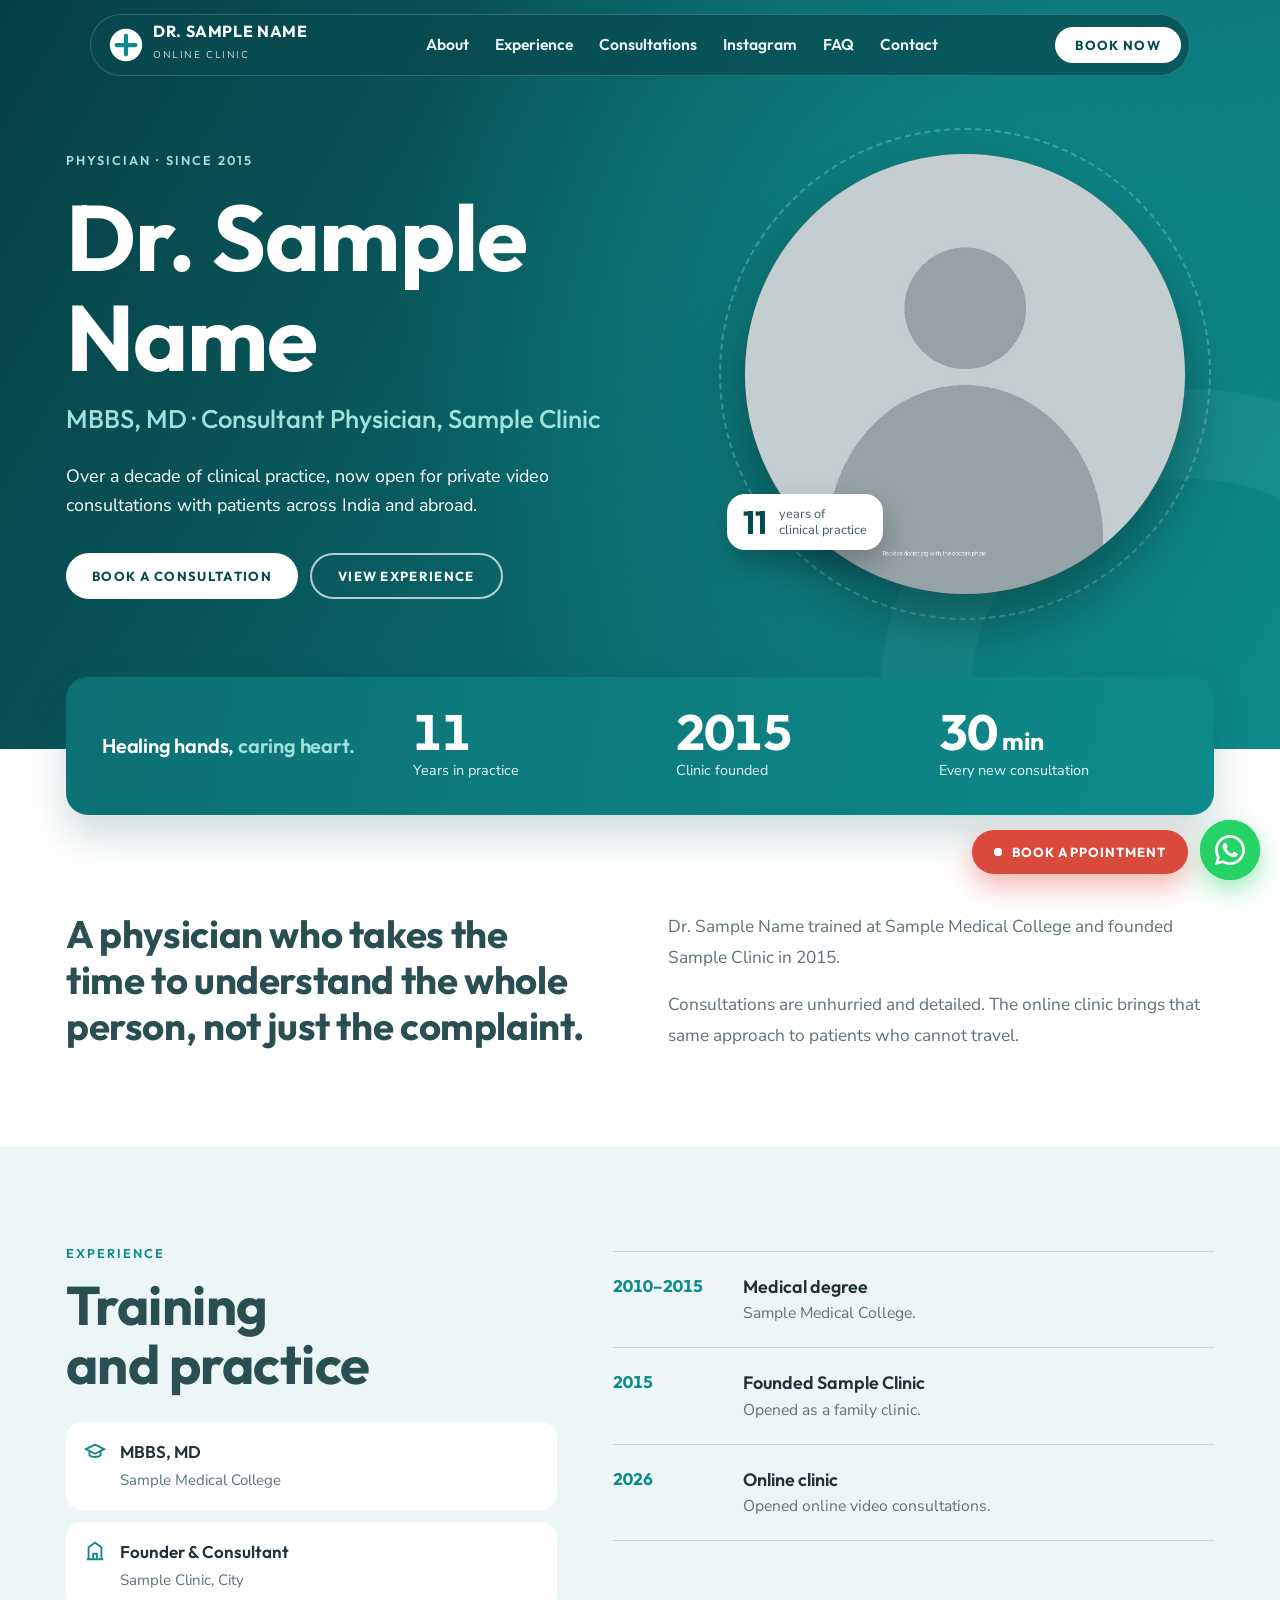
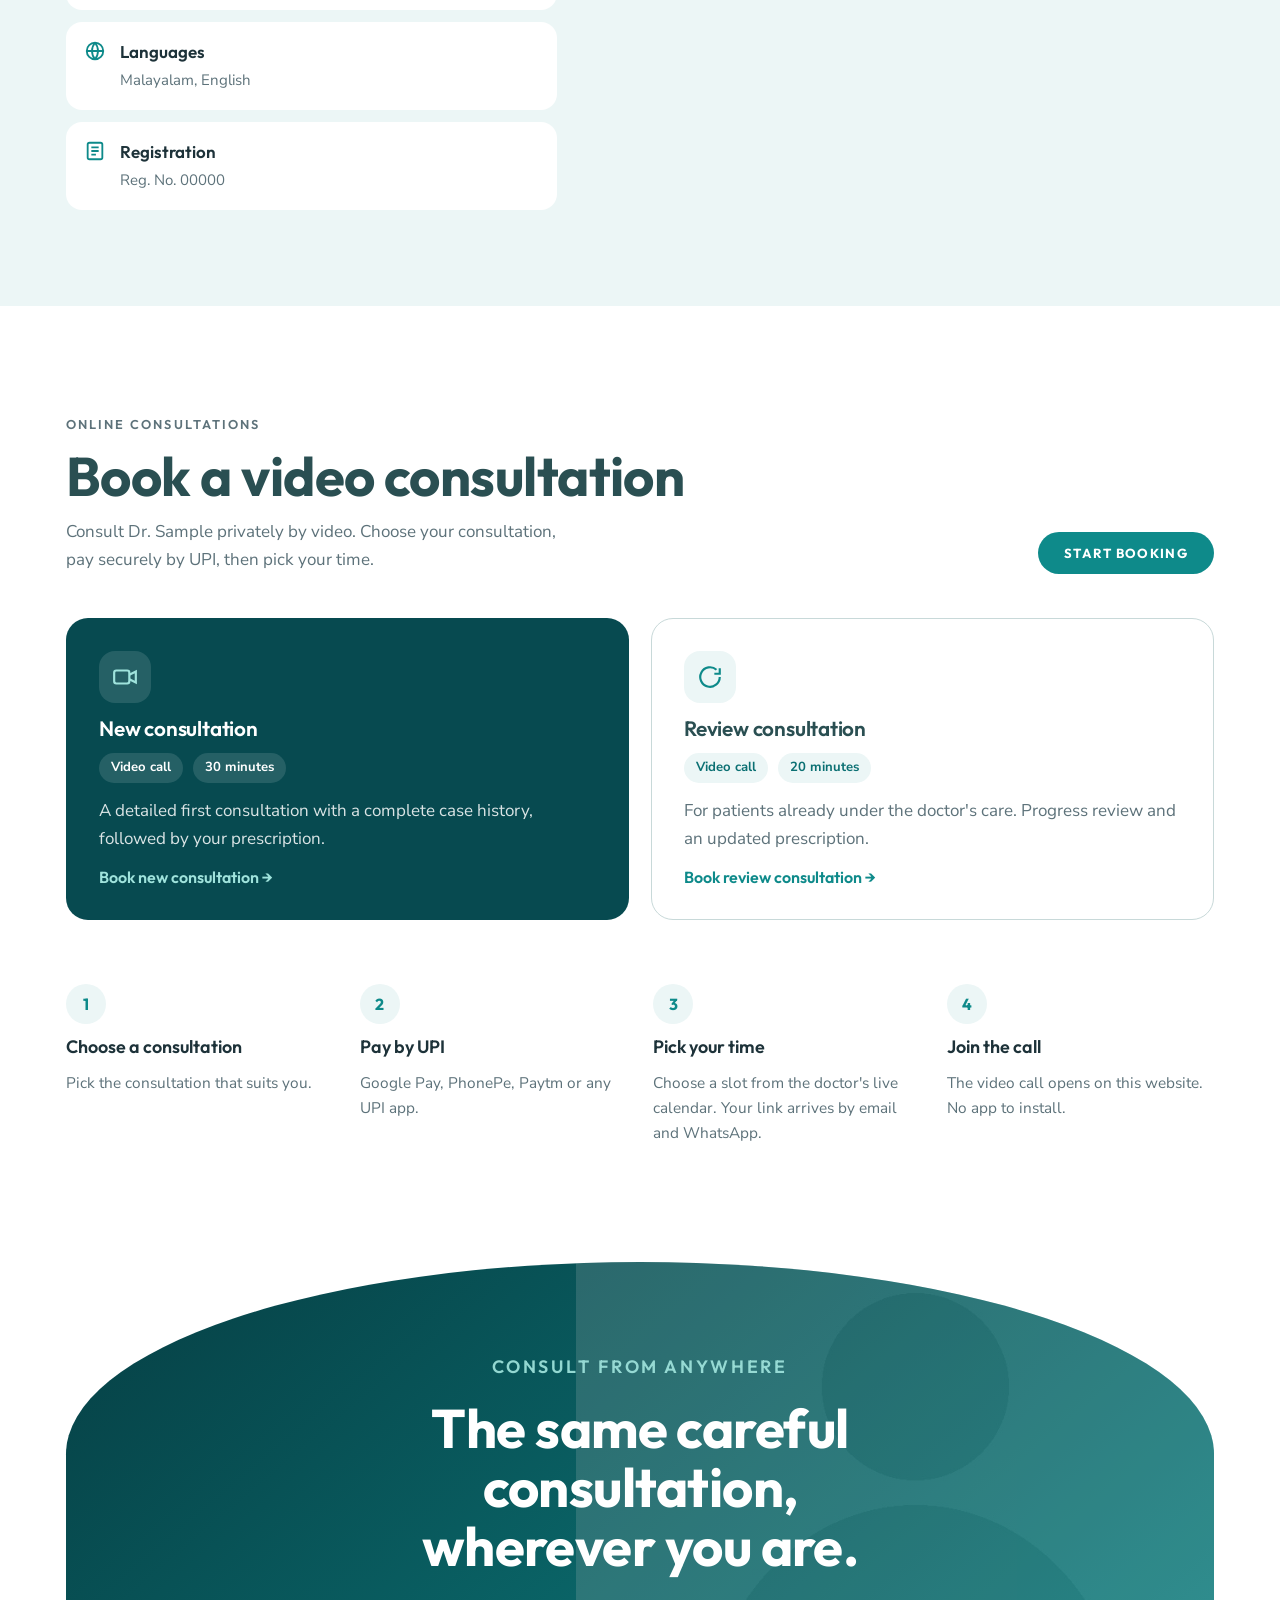
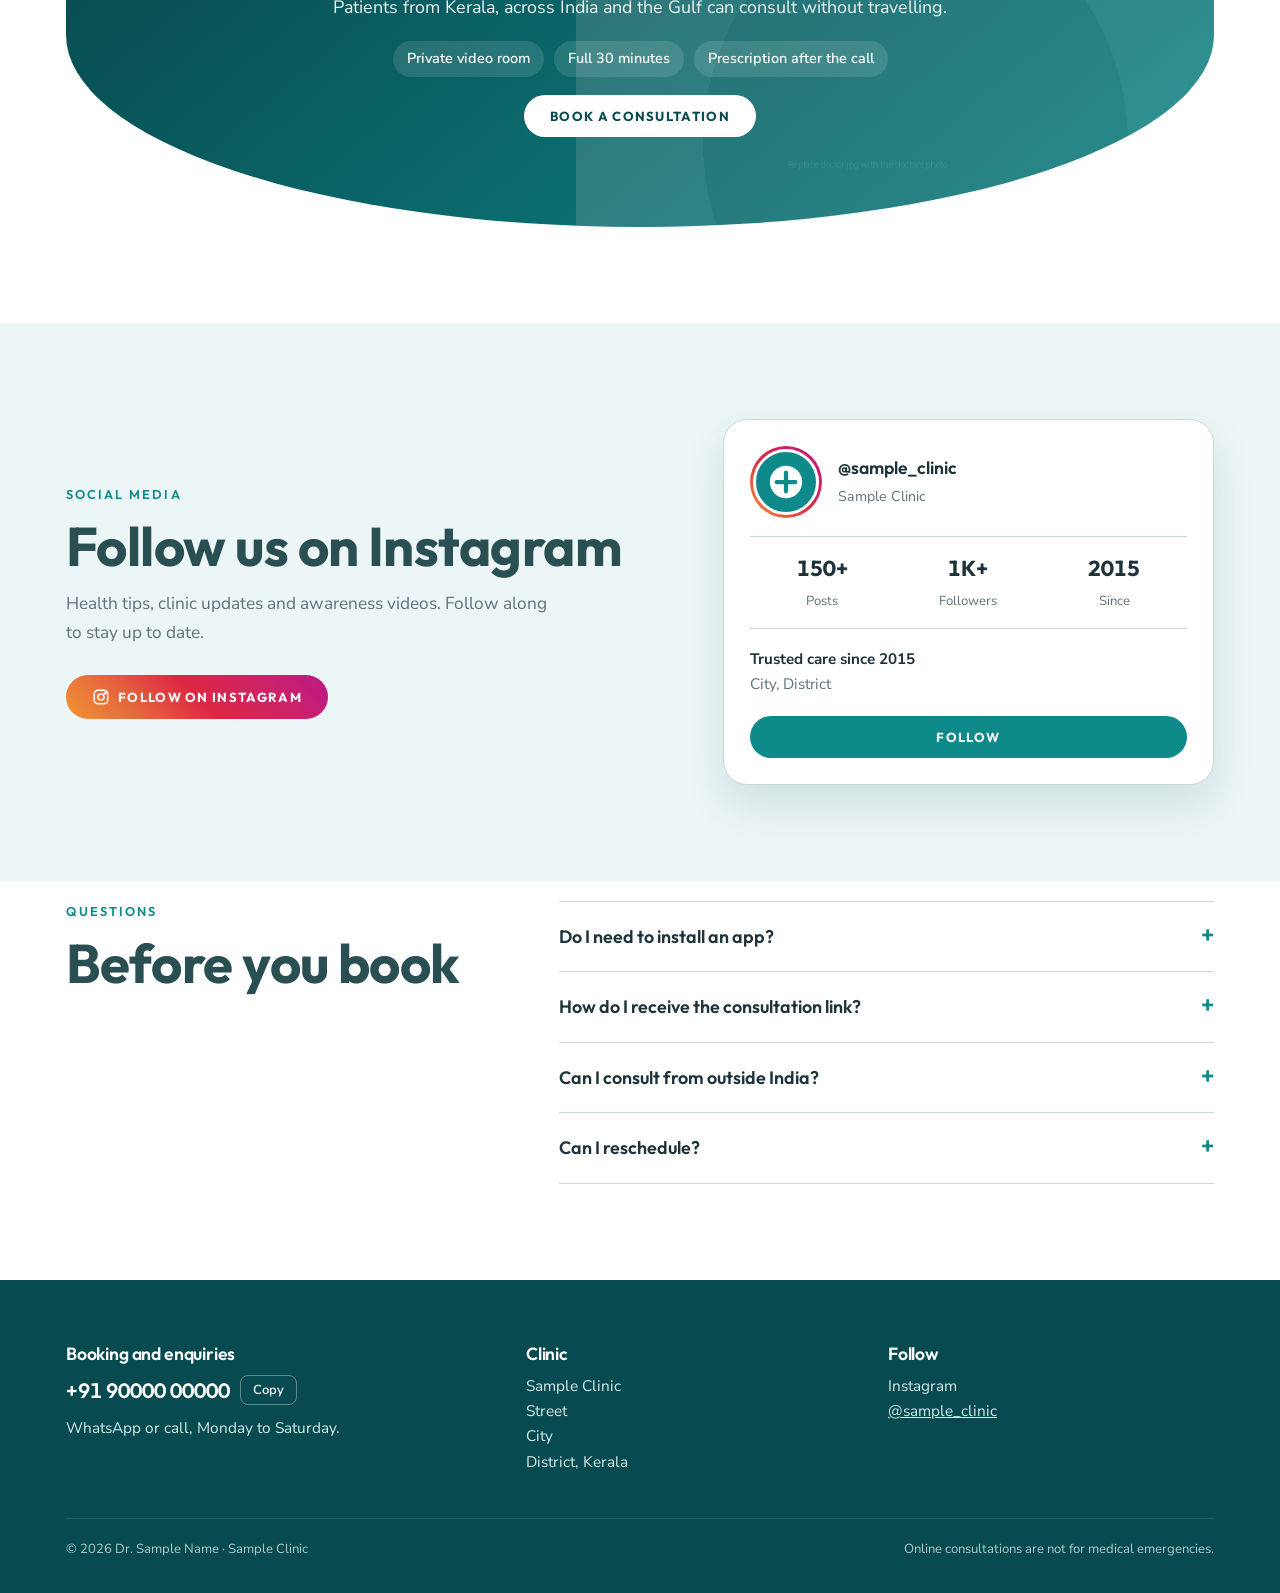
<file: index.html>
<!doctype html>
<html lang="en">
<head>
<meta charset="utf-8">
<meta name="viewport" content="width=device-width, initial-scale=1, viewport-fit=cover">
<!-- SEO: fill these at build time (Google reads them before the page script runs) -->
<title>Dr. Sample Name | Online Consultation · Sample Clinic, City</title>
<meta name="description" content="Book a private online video consultation with Dr. Sample Name, MBBS, MD, Consultant Physician at Sample Clinic, City. Choose a time, pay by UPI and consult from home.">
<link rel="canonical" href="https://DOMAIN/">
<meta name="robots" content="index,follow">
<meta property="og:type" content="website">
<meta property="og:title" content="Dr. Sample Name | Online Consultation">
<meta property="og:description" content="Book a private online video consultation with Dr. Sample Name.">
<meta property="og:url" content="https://DOMAIN/">
<meta property="og:image" content="https://DOMAIN/doctor.jpg">
<!-- <meta name="google-site-verification" content="..."> only if Search Console asks for the HTML tag method -->
<script type="application/ld+json">
{"@context":"https://schema.org","@type":"Physician","name":"Dr. Sample Name","medicalSpecialty":"Consultant Physician","url":"https://DOMAIN/","image":"https://DOMAIN/doctor.jpg","telephone":"+91 90000 00000","address":{"@type":"PostalAddress","addressLocality":"City","addressRegion":"Kerala","addressCountry":"IN"},"availableService":{"@type":"MedicalProcedure","name":"Online video consultation"}}
</script>
<style>:root{padding-top:env(safe-area-inset-top,0px);padding-bottom:env(safe-area-inset-bottom,0px)}body{margin:0}img{max-width:100%}[hidden]{display:none!important}</style>
<link rel="preconnect" href="https://fonts.googleapis.com">
<link rel="stylesheet" href="https://fonts.googleapis.com/css2?family=Outfit:wght@500;600;700;800&family=Nunito+Sans:opsz,wght@6..12,400;6..12,600;6..12,700&display=swap">
<link rel="stylesheet" href="style.css">
<!-- Doctor details live in config.js. Do not edit this file for a new doctor. -->
<script src="config.js"></script>
</head>
<body>
<div id="app"></div>
<div class="overlay" id="ov" hidden>
  <div class="sheet" role="dialog" aria-modal="true" aria-labelledby="sheet-title">
    <div class="sheet-top"><h3 id="sheet-title">Book a consultation</h3><button class="x" id="close" aria-label="Close">×</button></div>
    <div class="prog" aria-hidden="true"><i></i><i></i><i></i></div>
    <div id="stepbox"></div>
  </div>
</div>
<script src="qrcode.js"></script>
<script src="app.js"></script>
</body>
</html>
</file>
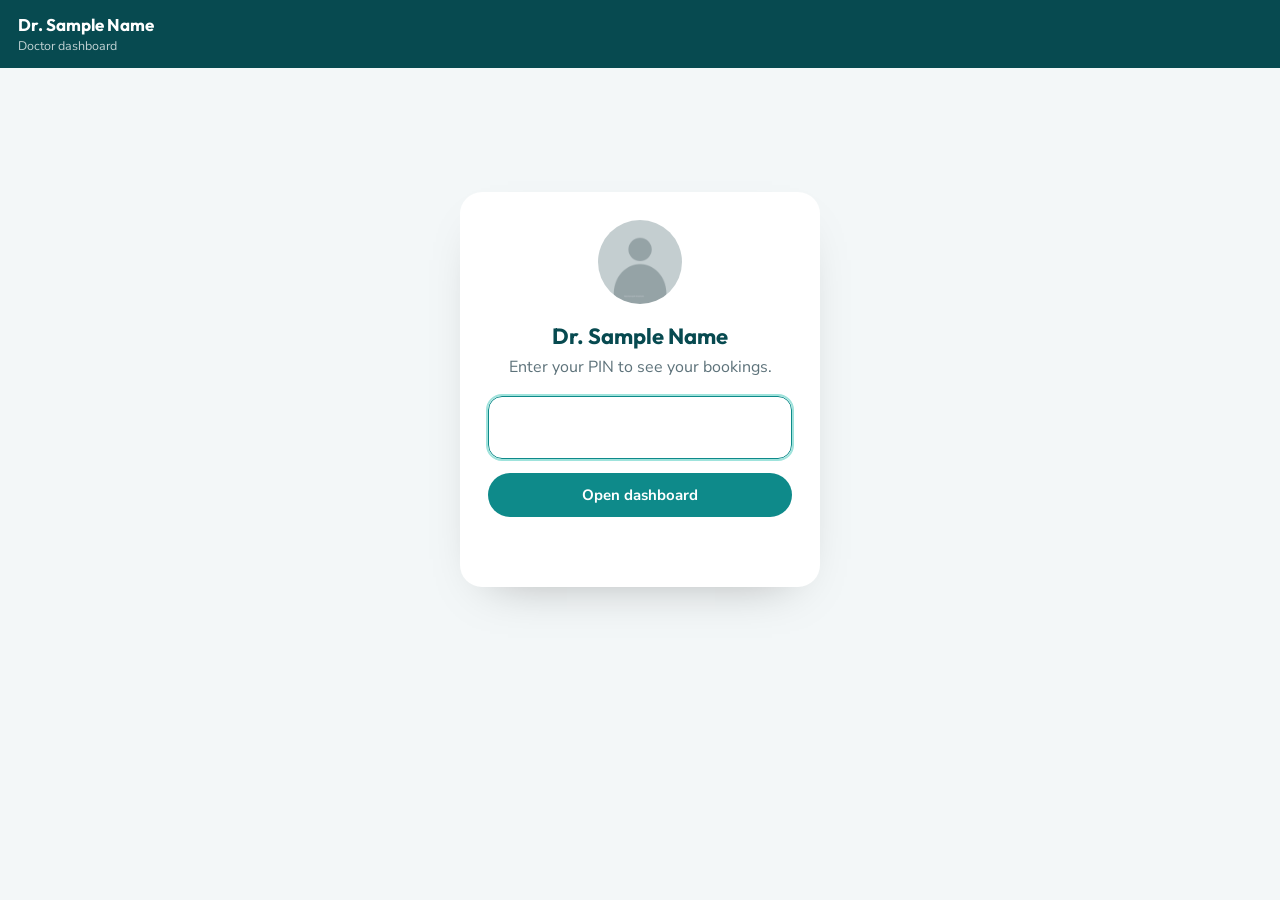
<file: doctor.html>
<!doctype html>
<html lang="en">
<head>
<meta charset="utf-8">
<meta name="viewport" content="width=device-width, initial-scale=1, viewport-fit=cover">
<meta name="robots" content="noindex">
<title>Doctor dashboard</title>
<link rel="preconnect" href="https://fonts.googleapis.com">
<link href="https://fonts.googleapis.com/css2?family=Outfit:wght@600;700&family=Nunito+Sans:wght@400;600;700&display=swap" rel="stylesheet">
<script>document.write('<script src="config.js?v=' + Date.now() + '"><\/script>')</script><!-- always the newest settings -->
<!-- Starter package: the doctor's private page (email notifications only). Details come from config.js; secrets stay in the Cloudflare helper. -->
<style>
  :root{--brand:#0e8a8a;--deep:#074a50;--accent:#d94a3d;--light:#9fe3dc;--bg:#f3f7f8;--card:#fff;--fg:#1d3239;--muted:#5d727a;--line:#e1eaec;--ok:#1e8e3e}
  *{box-sizing:border-box;margin:0;padding:0}
  body{font-family:"Nunito Sans",system-ui,sans-serif;background:var(--bg);color:var(--fg);min-height:100dvh;padding-bottom:env(safe-area-inset-bottom)}
  button{font:inherit;cursor:pointer}
  header{background:var(--deep);color:#fff;padding:calc(14px + env(safe-area-inset-top)) 18px 14px;display:flex;align-items:center;justify-content:space-between;gap:12px;position:sticky;top:0;z-index:5}
  header b{font:700 17px Outfit}header small{display:block;opacity:.75;font-size:12.5px}
  .hbtn{background:rgba(255,255,255,.14);color:#fff;border:0;border-radius:999px;padding:8px 14px;font-weight:700;font-size:13.5px}
  main{max-width:760px;margin:0 auto;padding:16px}
  .login{max-width:360px;margin:12vh auto 0;background:var(--card);border-radius:22px;padding:28px;text-align:center;box-shadow:0 20px 50px -30px rgba(0,0,0,.35)}
  .login img{width:84px;height:84px;border-radius:50%;object-fit:cover;object-position:center 20%;margin-bottom:12px}
  .login h1{font:700 22px Outfit;color:var(--deep)}
  .login p{color:var(--muted);margin:6px 0 18px}
  .pin{width:100%;font:700 26px Outfit;letter-spacing:.4em;text-align:center;padding:14px;border:1.5px solid var(--line);border-radius:14px;margin-bottom:14px}
  .pin:focus{outline:2px solid var(--light);border-color:var(--brand)}
  .btn{display:inline-flex;align-items:center;justify-content:center;gap:8px;border:0;border-radius:999px;padding:12px 20px;font-weight:700;font-size:15px;background:var(--brand);color:#fff;text-decoration:none}
  .btn.full{width:100%}.btn.ghost{background:transparent;color:var(--deep);border:1.5px solid var(--line)}
  .btn.ok{background:var(--ok)}.btn.no{background:#fff;color:#b3261e;border:1.5px solid #f1c9c6}
  .btn.wa{background:#25d366}
  .btn:disabled{opacity:.55;cursor:wait}
  .err{color:#b3261e;min-height:1.3em;margin-top:10px;font-size:14px}
  .tabs{display:flex;gap:8px;margin:4px 0 14px}
  .tab{flex:1;border:0;background:var(--card);border-radius:14px;padding:12px;font-weight:700;color:var(--muted);border:1.5px solid var(--line)}
  .tab[aria-selected=true]{background:var(--deep);color:#fff;border-color:var(--deep)}
  .tab .n{display:inline-grid;place-items:center;min-width:22px;height:22px;border-radius:11px;background:var(--accent);color:#fff;font-size:12px;margin-left:6px;padding:0 6px}
  .tab[aria-selected=true] .n{background:#fff;color:var(--deep)}
  .card{background:var(--card);border-radius:18px;padding:16px;margin-bottom:12px;border:1px solid var(--line)}
  .card .top{display:flex;justify-content:space-between;gap:10px;align-items:flex-start}
  .card h3{font:700 17px Outfit;color:var(--deep)}
  .when{font-weight:700;text-align:right;white-space:nowrap}.when small{display:block;font-weight:600;color:var(--muted)}
  .meta{color:var(--muted);font-size:14px;margin-top:6px;display:grid;gap:3px}
  .meta a{color:var(--brand);font-weight:700;text-decoration:none}
  .upi{display:inline-block;background:#eef8f1;color:var(--ok);font-weight:700;border-radius:8px;padding:2px 8px;font-size:13px}
  .acts{display:flex;gap:8px;flex-wrap:wrap;margin-top:12px}.acts .btn{flex:1;min-width:120px}
  .empty{text-align:center;color:var(--muted);padding:40px 10px}
  .bar{display:flex;gap:8px;align-items:center;justify-content:space-between;margin-bottom:12px;flex-wrap:wrap}
  .note{font-size:13px;color:var(--muted)}
  .notify{background:#fff8e6;border:1px solid #f3dfa8;border-radius:14px;padding:12px 14px;display:flex;gap:10px;align-items:center;justify-content:space-between;margin-bottom:12px;font-size:14px}
  .today{border-left:4px solid var(--accent)}
  .toast{position:fixed;left:50%;bottom:calc(20px + env(safe-area-inset-bottom));transform:translateX(-50%);background:var(--deep);color:#fff;padding:12px 18px;border-radius:999px;font-weight:700;box-shadow:0 10px 30px -10px rgba(0,0,0,.4);opacity:0;transition:opacity .2s;pointer-events:none}
  .toast.on{opacity:1}
  dialog{border:0;border-radius:20px;padding:22px;max-width:380px;width:calc(100% - 32px)}
  dialog::backdrop{background:rgba(0,0,0,.4)}
  dialog h3{font:700 19px Outfit;color:var(--deep);margin-bottom:8px}
  dialog textarea{width:100%;min-height:80px;border:1.5px solid var(--line);border-radius:12px;padding:10px;font:inherit;margin:10px 0}
  .tt h3{font:700 16px Outfit,system-ui,sans-serif;color:var(--deep);margin:4px 0 10px}
  .dayrow{display:grid;grid-template-columns:minmax(0,1fr);gap:6px;align-items:start;padding:10px 0;border-top:1px solid var(--line)}
  .dayrow:first-of-type{border-top:0}
  .dayrow b{font-size:14px}
  .wins{display:grid;gap:6px}
  .win{display:flex;gap:6px;align-items:center;flex-wrap:nowrap}
  .win input[type=time]{flex:1 1 0;min-width:0;width:auto;font-size:14px;padding:7px 4px}
  .win span{flex:none;font-size:13px;color:var(--muted)}
  .win .x{flex:none}
  .win input[type=time],.tt input[type=date],.tt input[type=number],.tt input[type=text]{font:inherit;border:1.5px solid var(--line);border-radius:10px;padding:7px 8px;background:#fff}
  .tt input[type=number]{width:80px}
  .x{border:0;background:#fdeceb;color:#b3261e;border-radius:10px;padding:7px 10px;font-weight:700}
  .add{border:1.5px dashed var(--line);background:#fff;color:var(--deep);border-radius:10px;padding:6px 10px;font-weight:700;justify-self:start}
  .closed{color:var(--muted);font-size:14px;padding-top:8px}
  .grid2{display:grid;grid-template-columns:1fr 1fr;gap:10px}
  .grid2 label{font-size:13.5px;color:var(--muted);display:grid;gap:4px}
  .leave{display:flex;gap:8px;align-items:center;justify-content:space-between;padding:8px 0;border-top:1px solid var(--line)}
  .save{position:sticky;bottom:calc(10px + env(safe-area-inset-bottom));box-shadow:0 10px 30px -12px rgba(0,0,0,.4)}
</style>
</head>
<body>
<header><div><b id="dn"></b><small>Doctor dashboard</small></div><div id="hdrBtns" hidden><button class="hbtn" id="refresh">Refresh</button> <button class="hbtn" id="logout">Log out</button></div></header>
<main id="main"></main>
<dialog id="dlg"><h3>Decline this booking?</h3><p class="note">The patient gets an email that the booking was declined. If they already paid, refund them by UPI.</p><textarea id="reason">The doctor is not available at this time. Please book another slot.</textarea><div class="acts"><button class="btn ghost" id="dNo">Keep it</button><button class="btn no" id="dYes">Decline</button></div></dialog>
<div class="toast" id="toast"></div>
<script>
(function(){
const S = window.SITE;
const DOCS = (S.doctors && S.doctors.length) ? S.doctors : null;   // several doctors: each logs in with their own PIN
const meStore = { get(){ try { return JSON.parse(localStorage.getItem("docMe") || "null"); } catch(e){ return null; } }, set(v){ try { v ? localStorage.setItem("docMe", JSON.stringify(v)) : localStorage.removeItem("docMe"); } catch(e){} } };
let me = meStore.get();
const D = { name: S.doctor.name, photo: S.doctor.photo };
function applyMe() {
  const cfg = DOCS && me ? DOCS.find(d => d.id === me.id) : null;
  D.name = (cfg && cfg.name) || (me && me.name && DOCS ? me.name : S.doctor.name);
  D.photo = (cfg && cfg.photo) || S.doctor.photo;
  $("dn").textContent = D.name; document.title = "Dashboard · " + D.name;
}
const API = ((S.helper && S.helper.url) || "").replace(/\/$/, "");
const $ = id => document.getElementById(id);
const esc = s => String(s ?? "").replace(/[&<>"]/g, c => ({ "&":"&amp;","<":"&lt;",">":"&gt;",'"':"&quot;" }[c]));
const r = document.documentElement.style;
r.setProperty("--brand", S.theme.brand); r.setProperty("--deep", S.theme.brandDeep); r.setProperty("--accent", S.theme.accent); r.setProperty("--light", S.theme.light);
applyMe();

const store = { get(){ try { return localStorage.getItem("docToken") || ""; } catch(e){ return ""; } }, set(v){ try { v ? localStorage.setItem("docToken", v) : localStorage.removeItem("docToken"); } catch(e){} } };
let token = store.get(), data = { pending: [], upcoming: [] }, tab = "pending", timer = null;

function toast(t){ const el = $("toast"); el.textContent = t; el.classList.add("on"); clearTimeout(el._t); el._t = setTimeout(() => el.classList.remove("on"), 2600); }
async function api(path, opts = {}) {
  if (!API) throw new Error("The dashboard is not connected yet (helper URL missing in config.js).");
  const res = await fetch(API + path, { ...opts, headers: { "Content-Type": "application/json", ...(token ? { Authorization: "Bearer " + token } : {}) } });
  const d = await res.json().catch(() => ({}));
  if (res.status === 401 && path !== "/login") { logout(); throw new Error("Please log in again."); }
  if (!res.ok) throw new Error(d.error || "Something went wrong.");
  return d;
}

/* ---------- login ---------- */
function showLogin(msg) {
  $("hdrBtns").hidden = true;
  const many = !!DOCS && !me;
  $("main").innerHTML = `<form class="login" id="lf">${many ? "" : `<img src="${esc(D.photo)}" alt="">`}<h1>${esc(many ? (S.contact.clinicName || "Doctor login") : D.name)}</h1><p>${many ? "Doctors: enter your own PIN to see your bookings." : "Enter your PIN to see your bookings."}</p>
    <input class="pin" id="pin" type="password" inputmode="numeric" autocomplete="current-password" maxlength="8" aria-label="PIN" required>
    <button class="btn full" id="lb">Open dashboard</button><p class="err" id="le">${esc(msg || "")}</p></form>`;
  $("pin").focus();
  $("lf").onsubmit = async e => {
    e.preventDefault(); const b = $("lb"); b.disabled = true; $("le").textContent = "";
    try { const d = await api("/login", { method: "POST", body: JSON.stringify({ pin: $("pin").value.trim() }) }); token = d.token; store.set(token); me = d.doctor || null; meStore.set(me); applyMe(); if (new URLSearchParams(location.search).get("next") === "room") return openRoom(); start(); }
    catch (er) { $("le").textContent = er.message; b.disabled = false; $("pin").select(); }
  };
}
function logout(){ token = ""; store.set(""); me = null; meStore.set(null); applyMe(); clearInterval(timer); showLogin(); }
$("logout").onclick = logout;
$("refresh").onclick = () => load(true);

/* ---------- dashboard ---------- */
const TZ = "Asia/Kolkata";
const ALLTYPES = (S.consultations.types || []).concat(...(DOCS || []).map(d => d.consultations || []));
const typeName = t => { const m = ALLTYPES.find(x => x.calSlug === t || x.name === t); return m ? m.name : String(t).replace(/-/g, " ").replace(/^./, c => c.toUpperCase()); };
const day = d => new Date(d).toLocaleDateString("en-IN", { timeZone: TZ, weekday: "short", day: "numeric", month: "short" });
const time = d => new Date(d).toLocaleTimeString("en-IN", { timeZone: TZ, hour: "numeric", minute: "2-digit" });
const isToday = d => day(d) === day(Date.now());
const upiRef = n => (String(n).match(/UPI ref:\s*(\d{12})/i) || [])[1] || "";
const phoneDigits = p => String(p).replace(/\D/g, "");

function start(){ $("hdrBtns").hidden = false; load(); clearInterval(timer); timer = setInterval(() => document.visibilityState === "visible" && load(), 60000); }
async function load(manual) {
  try { data = await api("/bookings"); render(); if (manual) toast("Up to date"); }
  catch (e) { if (token) { $("main").innerHTML = `<div class="empty">${esc(e.message)}<br><br><button class="btn" onclick="location.reload()">Try again</button></div>`; } }
}
function render() {
  const p = data.pending.length, u = data.upcoming.length;
  const notifyBox = ""; // Starter: email notifications only (no phone alerts)
  const list = tab === "pending" ? data.pending : data.upcoming;
  $("main").innerHTML = `${notifyBox}
    <div class="tabs" role="tablist">
      <button class="tab" role="tab" data-t="pending" aria-selected="${tab === "pending"}">Requests${p ? `<span class="n">${p}</span>` : ""}</button>
      <button class="tab" role="tab" data-t="upcoming" aria-selected="${tab === "upcoming"}">Upcoming${u ? `<span class="n">${u}</span>` : ""}</button>
      ${data.own ? `<button class="tab" role="tab" data-t="timetable" aria-selected="${tab === "timetable"}">Timetable</button>` : ""}
    </div>
    ${tab === "timetable" ? `<div id="tt" class="tt"><div class="empty">Loading timetable…</div></div>` : list.length ? list.map(card).join("") : `<div class="empty">${tab === "pending" ? "No new requests. You'll get an email when a patient books." : "No upcoming consultations."}</div>`}
    <p class="note" style="text-align:center;margin-top:10px">Times are in India time (IST). Updates every minute.</p>`;
  document.querySelectorAll("[data-t]").forEach(b => b.onclick = () => { tab = b.dataset.t; render(); });
  document.querySelectorAll("[data-ok]").forEach(b => b.onclick = () => confirmB(b));
  document.querySelectorAll("[data-no]").forEach(b => b.onclick = () => declineB(b.dataset.no));
  document.querySelectorAll("[data-call]").forEach(b => b.onclick = () => startCall(b));
  document.querySelectorAll("[data-cx]").forEach(b => b.onclick = () => declineB(b.dataset.cx, true));
  if ($("nb")) $("nb").onclick = enablePush;
  if (tab === "timetable") loadTT();
}
function card(b) {
  const ref = b.utr || upiRef(b.notes), ph = phoneDigits(b.phone);
  const other = b.notes.replace(/UPI ref:\s*\d{12}\s*(\(₹?\d+\))?/i, "").trim();
  const pend = tab === "pending";
  const base = location.origin + location.pathname.replace(/doctor\.html$/, "");
  const link = (data.own && b.t) ? `${base}room.html?${me && me.id && me.id !== "main" ? "d=" + encodeURIComponent(me.id) + "&" : ""}b=${encodeURIComponent(b.uid)}&t=${encodeURIComponent(b.t)}` : `${base}consult.html${roomQ()}`;
  const msg = `Hello ${b.name}, your consultation with ${D.name} is confirmed for ${day(b.start)} at ${time(b.start)} IST. Join here at that time: ${link}`;
  return `<div class="card${!pend && isToday(b.start) ? " today" : ""}">
    <div class="top"><div><h3>${esc(b.name)}</h3><div class="meta"><span>${esc(typeName(b.title))}</span></div></div>
      <div class="when">${isToday(b.start) ? "Today" : esc(day(b.start))}<small>${esc(time(b.start))}</small></div></div>
    <div class="meta">
      ${ph ? `<span>WhatsApp: <a href="https://wa.me/${ph}" target="_blank" rel="noopener">${esc(b.phone)}</a></span>` : ""}
      ${ref ? `<span>Paid by UPI · <span class="upi">Ref ${esc(ref)}</span></span>` : (pend ? `<span>No UPI reference entered. Check your UPI app.</span>` : "")}
      ${other ? `<span>Note: ${esc(other)}</span>` : ""}
    </div>
    <div class="acts">${pend
      ? `<button class="btn no" data-no="${esc(b.uid)}">Decline</button><button class="btn ok" data-ok="${esc(b.uid)}" data-name="${esc(b.name)}">Confirm</button>`
      : `${ph ? `<a class="btn wa" href="https://wa.me/${ph}?text=${encodeURIComponent(msg)}" target="_blank" rel="noopener">Send link</a>` : ""}<button class="btn" data-call="1" data-uid="${esc(b.uid)}">Start call</button>${data.own ? `<button class="btn no" data-cx="${esc(b.uid)}">Cancel</button>` : ""}`}</div>
  </div>`;
}
async function confirmB(btn) {
  btn.disabled = true;
  try { await api("/confirm", { method: "POST", body: JSON.stringify({ uid: btn.dataset.ok }) }); toast(data.own && !data.emails ? `Confirmed. Tap "Send link" to tell ${btn.dataset.name} on WhatsApp.` : `Confirmed. ${btn.dataset.name} gets an email.`); tab = data.own && !data.emails ? "upcoming" : tab; await load(); }
  catch (e) { toast(e.message); btn.disabled = false; }
}
function declineB(uid, cancel) {
  const dlg = $("dlg"); const b = [...data.pending, ...data.upcoming].find(x => x.uid === uid) || {};
  dlg.querySelector("h3").textContent = cancel ? "Cancel this consultation?" : "Decline this booking?";
  dlg.querySelector(".note").textContent = data.own && !data.emails ? "After this, WhatsApp opens so you can tell the patient. If they already paid, refund them by UPI." : "The patient gets an email. If they already paid, refund them by UPI.";
  $("dYes").textContent = cancel ? "Cancel consultation" : "Decline";
  dlg.showModal();
  $("dNo").onclick = () => dlg.close();
  $("dYes").onclick = async () => {
    $("dYes").disabled = true;
    try {
      const reason = $("reason").value;
      await api(cancel ? "/cancel-booking" : "/decline", { method: "POST", body: JSON.stringify({ uid, reason }) }); dlg.close();
      const ph = phoneDigits(b.phone || "");
      if (data.own && !data.emails && ph) window.open(`https://wa.me/${ph}?text=${encodeURIComponent(`Hello ${b.name}, sorry — your ${cancel ? "consultation" : "booking request"} with ${D.name} on ${day(b.start)} at ${time(b.start)} IST is ${cancel ? "cancelled" : "not possible"}. ${reason} You can book another time at ${location.origin}${location.pathname.replace(/doctor\.html$/, "")}`)}`, "_blank");
      toast(cancel ? "Cancelled." : "Declined."); await load();
    }
    catch (e) { toast(e.message); }
    $("dYes").disabled = false;
  };
}
const roomQ = () => (DOCS && me && me.id && me.id !== "main") ? "?d=" + encodeURIComponent(me.id) : "";
async function openRoom() {
  $("main").innerHTML = `<div class="empty">Opening the consultation room…</div>`;
  try { const d = await api("/host-token", { method: "POST" }); location.href = "consult.html" + (roomQ() ? roomQ() + "&" : "?") + "host=" + encodeURIComponent(d.token); }
  catch (e) { $("main").innerHTML = `<div class="empty">${esc(e.message)}</div>`; }
}
async function startCall(btn) {
  if (data.own && btn.dataset.uid) {   // own video room: the doctor joins this booking's room
    try { sessionStorage.setItem("dcbHost", token); } catch (e) {}
    location.href = `room.html?${me && me.id && me.id !== "main" ? "d=" + encodeURIComponent(me.id) + "&" : ""}b=${encodeURIComponent(btn.dataset.uid)}&host=1`;
    return;
  }
  btn.disabled = true; btn.textContent = "Opening…";
  try { const d = await api("/host-token", { method: "POST" }); location.href = "consult.html" + (roomQ() ? roomQ() + "&" : "?") + "host=" + encodeURIComponent(d.token); }
  catch (e) { toast(e.message); btn.disabled = false; btn.textContent = "Start call"; }
}

/* ---------- timetable (own calendar) ---------- */
const DAYS = [["1","Mon"],["2","Tue"],["3","Wed"],["4","Thu"],["5","Fri"],["6","Sat"],["0","Sun"]];
let sched = null;
async function loadTT() {
  try { if (!sched) sched = (await api("/schedule")).schedule; drawTT(); }
  catch (e) { $("tt").innerHTML = `<div class="empty">${esc(e.message)}</div>`; }
}
function drawTT() {
  const s = sched, wk = s.week || {};
  const today = new Date().toLocaleDateString("en-CA", { timeZone: TZ });
  const leave = (s.leave || []).filter(l => (l.to || l.from) >= today);
  const thisMonth = today.slice(0, 7), lastMonth = (() => { const d = new Date(today + "T12:00:00Z"); d.setUTCMonth(d.getUTCMonth() - 1); return d.toISOString().slice(0, 7); })();
  $("tt").innerHTML = `
    <div class="card"><h3>Working hours</h3>
      ${DAYS.map(([k, n]) => `<div class="dayrow"><b>${n}</b><div class="wins">
        ${(wk[k] || []).map((w, i) => `<div class="win"><input type="time" value="${w[0]}" data-d="${k}" data-i="${i}" data-e="0" aria-label="${n} from"><span>to</span><input type="time" value="${w[1]}" data-d="${k}" data-i="${i}" data-e="1" aria-label="${n} until"><button class="x" data-del="${k}:${i}" aria-label="Remove">✕</button></div>`).join("") || `<span class="closed">Closed</span>`}
        <button class="add" data-add="${k}">+ Add hours</button></div></div>`).join("")}
    </div>
    <div class="card"><h3>Booking rules</h3><div class="grid2">
      <label>Gap between patients (min)<input type="number" min="0" max="120" id="gap" value="${s.gap ?? 10}"></label>
      <label>Earliest booking (hours from now)<input type="number" min="0" max="168" id="notice" value="${s.notice ?? 3}"></label>
      <label>Book up to (days ahead)<input type="number" min="1" max="180" id="ahead" value="${s.ahead ?? 30}"></label>
      <label>Max patients a day (0 = no limit)<input type="number" min="0" max="200" id="maxPerDay" value="${s.maxPerDay ?? 0}"></label>
    </div></div>
    <div class="card"><h3>Leave / days off</h3>
      ${leave.length ? leave.map(l => `<div class="leave"><span><b>${esc(l.from === l.to ? fmtD(l.from) : fmtD(l.from) + " – " + fmtD(l.to))}</b>${l.note ? " · " + esc(l.note) : ""}</span><button class="x" data-lv="${esc(l.from)}|${esc(l.to)}">✕</button></div>`).join("") : `<p class="note">No leave added.</p>`}
      <div class="grid2" style="margin-top:10px"><label>From<input type="date" id="lf" min="${today}"></label><label>To (optional)<input type="date" id="lt" min="${today}"></label></div>
      <label class="note" style="display:grid;gap:4px;margin-top:8px">Note (only you see it)<input type="text" id="ln" maxlength="80" placeholder="e.g. Conference"></label>
      <button class="btn ghost" id="addLeave" style="margin-top:10px">Add leave</button>
      <p class="note" style="margin-top:8px">Bookings already made on these days stay — cancel them from Upcoming if needed.</p>
    </div>
    <div class="card"><h3>Download bookings</h3><p class="note">A list of your patients' bookings for the month (opens in Excel). Keep it as your record — old bookings are removed from DotCom automatically after a year.</p>
      <div class="acts"><button class="btn ghost" data-exp="${lastMonth}">${monthName(lastMonth)}</button><button class="btn ghost" data-exp="${thisMonth}">${monthName(thisMonth)}</button></div></div>
    <button class="btn full save" id="saveTT">Save timetable</button>`;
  const tt = $("tt");
  tt.querySelectorAll("input[type=time]").forEach(i => i.onchange = () => { wk[i.dataset.d][+i.dataset.i][+i.dataset.e] = i.value; });
  tt.querySelectorAll("[data-del]").forEach(b => b.onclick = () => { const [d, i] = b.dataset.del.split(":"); wk[d].splice(+i, 1); drawTT(); });
  tt.querySelectorAll("[data-add]").forEach(b => b.onclick = () => { const d = b.dataset.add; (wk[d] = wk[d] || []).push((wk[d] || []).length ? ["17:00", "20:00"] : ["10:00", "13:00"]); drawTT(); });
  tt.querySelectorAll("[data-lv]").forEach(b => b.onclick = () => { const [f, t] = b.dataset.lv.split("|"); s.leave = (s.leave || []).filter(l => !(l.from === f && (l.to || l.from) === t)); drawTT(); });
  tt.querySelectorAll("[data-exp]").forEach(b => b.onclick = () => exportMonth(b.dataset.exp, b));
  $("addLeave").onclick = () => {
    const f = $("lf").value, t = $("lt").value || f;
    if (!f) return toast("Choose the first day of leave.");
    if (t < f) return toast("The last day can't be before the first.");
    (s.leave = s.leave || []).push({ from: f, to: t, note: $("ln").value.trim() }); drawTT(); toast("Added — tap Save timetable.");
  };
  $("saveTT").onclick = async () => {
    for (const [k, n] of DAYS) for (const w of wk[k] || []) if (!w[0] || !w[1] || w[0] >= w[1]) return toast(`${n}: the end time must be after the start time.`);
    const btn = $("saveTT"); btn.disabled = true; btn.textContent = "Saving…";
    try {
      const body = { week: wk, leave: s.leave || [], gap: +$("gap").value, notice: +$("notice").value, ahead: +$("ahead").value, maxPerDay: +$("maxPerDay").value };
      sched = (await api("/schedule", { method: "POST", body: JSON.stringify({ schedule: body }) })).schedule; drawTT(); toast("Timetable saved. Patients see the new times now.");
    } catch (e) { toast(e.message); btn.disabled = false; btn.textContent = "Save timetable"; }
  };
}
const fmtD = d => new Date(d + "T12:00:00Z").toLocaleDateString("en-IN", { day: "numeric", month: "short", year: "numeric" });
const monthName = m => new Date(m + "-15T12:00:00Z").toLocaleDateString("en-IN", { month: "long", year: "numeric" });
async function exportMonth(m, btn) {
  btn.disabled = true;
  try {
    const res = await fetch(API + "/export?month=" + m, { headers: { Authorization: "Bearer " + token } });
    if (!res.ok) throw new Error((await res.json().catch(() => ({}))).error || "Could not download.");
    const url = URL.createObjectURL(await res.blob()); const a = document.createElement("a");
    a.href = url; a.download = `${D.name.replace(/[^\w]+/g, "-")}-bookings-${m}.csv`; document.body.appendChild(a); a.click(); a.remove(); setTimeout(() => URL.revokeObjectURL(url), 5000);
  } catch (e) { toast(e.message); }
  btn.disabled = false;
}

/* ---------- phone notifications ---------- */
const keyBytes = b => { b = b.replace(/-/g, "+").replace(/_/g, "/"); while (b.length % 4) b += "="; return Uint8Array.from(atob(b), c => c.charCodeAt(0)); };
async function enablePush() {
  try {
    const perm = await Notification.requestPermission();
    if (perm !== "granted") { toast("Notifications are blocked. Allow them in your browser settings."); return; }
    const reg = await navigator.serviceWorker.ready;
    const { key } = await api("/vapid");
    if (!key) throw new Error("Notifications are not set up yet.");
    let sub = await reg.pushManager.getSubscription();
    if (!sub) sub = await reg.pushManager.subscribe({ userVisibleOnly: true, applicationServerKey: keyBytes(key) });
    await api("/subscribe", { method: "POST", body: JSON.stringify({ subscription: sub.toJSON() }) });
    toast("Notifications are on for this phone."); render();
  } catch (e) { toast(e.message || "Could not turn on notifications."); }
}

token ? (new URLSearchParams(location.search).get("next") === "room" ? openRoom() : start()) : showLogin();
})();
</script>
</body>
</html>
</file>
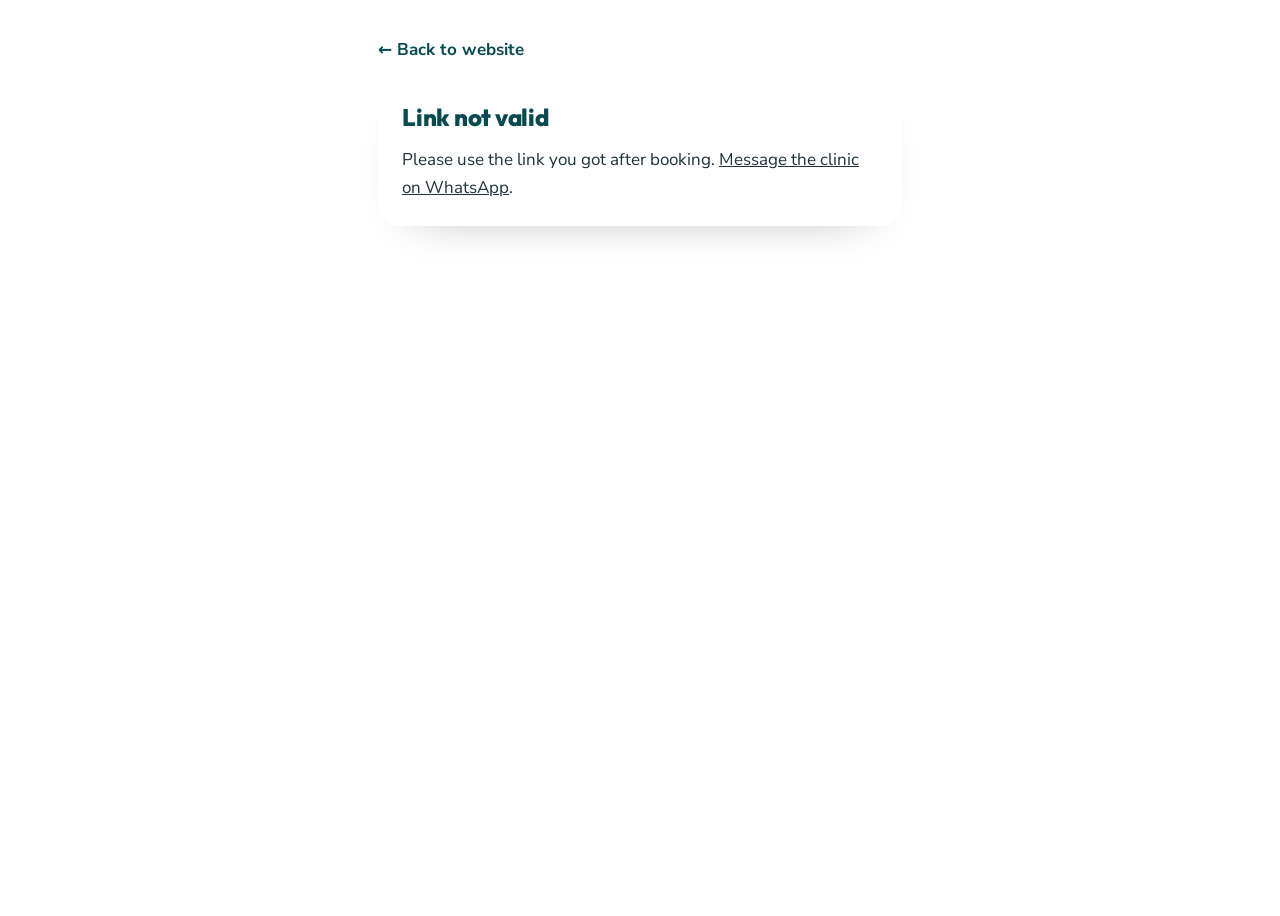
<file: manage.html>
<!doctype html>
<html lang="en">
<head>
<meta charset="utf-8">
<meta name="viewport" content="width=device-width, initial-scale=1">
<meta name="robots" content="noindex,nofollow">
<title>Your appointment</title>
<link rel="preconnect" href="https://fonts.googleapis.com">
<link rel="stylesheet" href="https://fonts.googleapis.com/css2?family=Outfit:wght@500;600;700;800&family=Nunito+Sans:opsz,wght@6..12,400;6..12,600;6..12,700&display=swap">
<link rel="stylesheet" href="style.css">
<script>document.write('<script src="config.js?v=' + Date.now() + '"><\/script>')</script>
<!-- Patient's own "change or cancel" page (DotCom's own calendar). The link carries a signed token; no login. -->
<style>
  body{background:var(--bg);min-height:100vh}
  .mg{max-width:560px;margin:0 auto;padding:28px 18px 60px}
  .mg-card{background:#fff;border-radius:22px;padding:24px;display:grid;gap:14px;box-shadow:0 20px 50px -34px rgba(0,0,0,.35)}
  .mg h1{font:800 1.5rem var(--display);color:var(--brand-deep)}
  .mg .home{display:inline-block;margin-bottom:14px;color:var(--brand-deep);font-weight:700;text-decoration:none}
  .row{display:flex;gap:10px;flex-wrap:wrap}.row .btn{flex:1;min-width:150px}
  .btn-ghost{background:transparent;color:var(--brand-deep);border:1.5px solid var(--line)}
  .btn-danger{background:#fff;color:#b3261e;border:1.5px solid #f1c9c6}
  .badge{display:inline-block;border-radius:999px;padding:3px 10px;font-size:.8rem;font-weight:700;background:var(--soft);color:var(--brand-deep)}
  .badge.no{background:#fdeceb;color:#b3261e}
  textarea{width:100%;min-height:70px;border:1.5px solid var(--line);border-radius:12px;padding:10px;font:inherit}
</style>
</head>
<body>
<div class="mg"><a class="home" href="./" id="home">← Back to website</a><div class="mg-card" id="box"><p class="small">Loading your appointment…</p></div></div>
<script>
(function(){
const S = window.SITE, box = document.getElementById("box");
const r = document.documentElement.style;
r.setProperty("--brand", S.theme.brand); r.setProperty("--brand-deep", S.theme.brandDeep); r.setProperty("--accent", S.theme.accent);
const API = ((S.helper && S.helper.url) || "").replace(/\/$/, "");
const q = new URLSearchParams(location.search), A = { d: q.get("d") || "main", b: q.get("b") || "", t: q.get("t") || "" };
const DOCS = (S.doctors && S.doctors.length) ? S.doctors : [];
const DOC = DOCS.find(x => x.id === A.d) || { name: S.doctor.name };
const TZ = (() => { try { const z = Intl.DateTimeFormat().resolvedOptions().timeZone || "Asia/Kolkata"; return z === "Asia/Calcutta" ? "Asia/Kolkata" : z; } catch (e) { return "Asia/Kolkata"; } })();
const esc = s => String(s ?? "").replace(/[&<>"]/g, c => ({ "&": "&amp;", "<": "&lt;", ">": "&gt;", '"': "&quot;" }[c]));
const fmt = (iso, o) => new Intl.DateTimeFormat("en-IN", Object.assign({ timeZone: TZ }, o)).format(new Date(iso));
const when = iso => `${fmt(iso, { weekday: "long", day: "numeric", month: "long" })}, ${fmt(iso, { hour: "numeric", minute: "2-digit" })}`;
const ymd = d => new Date(d.getTime() - d.getTimezoneOffset() * 6e4).toISOString().slice(0, 10);
const wa = () => (S.contact && S.contact.whatsapp) ? `https://wa.me/${String(S.contact.whatsapp).replace(/\D/g, "")}` : "";
let bk = null, slots = null, until = "", day = "";
document.title = "Your appointment · " + DOC.name;

async function call(path, opts) {
  const res = await fetch(API + path, opts ? { method: "POST", headers: { "Content-Type": "application/json" }, body: JSON.stringify({ ...A, ...opts }) } : undefined);
  const d = await res.json().catch(() => ({}));
  if (!res.ok) { const e = new Error(d.error || "Something went wrong. Please try again."); e.status = res.status; throw e; }
  return d;
}
function contact() { return wa() ? ` <a href="${wa()}" target="_blank" rel="noopener">Message the clinic on WhatsApp</a>.` : ""; }

async function load() {
  if (!API || !A.b || !A.t) { box.innerHTML = `<h1>Link not valid</h1><p>Please use the link you got after booking.${contact()}</p>`; return; }
  try { bk = await call("/book/manage?" + new URLSearchParams(A)); show(); }
  catch (e) { box.innerHTML = `<h1>${e.status === 403 ? "Link not valid" : "Couldn't open your appointment"}</h1><p>${esc(e.message)}${contact()}</p>`; }
}
function show(msg) {
  const st = bk.status, gone = /cancel|declin|expired/.test(st);
  const label = { pending: "Waiting for the clinic to confirm", confirmed: "Confirmed", cancelled: "Cancelled", declined: "Not possible", expired: "Not confirmed in time" }[st] || st;
  box.innerHTML = `<h1>Your appointment</h1>
    ${msg ? `<p style="color:var(--teal);font-weight:700">${esc(msg)}</p>` : ""}
    <div class="summary"><div><span>${esc(bk.title)}${DOCS.length > 1 ? " · " + esc(DOC.name) : ""}</span><b>${esc(when(bk.start))}</b></div><div><span>Patient</span><b>${esc(bk.name)}</b></div><div><span>Status</span><span class="badge${gone ? " no" : ""}">${esc(label)}</span></div></div>
    ${TZ !== "Asia/Kolkata" ? `<p class="small">Times are shown in your time (${esc(TZ.replace(/_/g, " "))}).</p>` : ""}
    ${!gone ? `<p class="small">At your time, join from the <a href="room.html?${A.d !== "main" ? "d=" + encodeURIComponent(A.d) + "&" : ""}b=${encodeURIComponent(A.b)}&t=${encodeURIComponent(A.t)}"><b>Consultation room</b></a>.</p>` : ""}
    ${bk.canChange ? `<div class="row"><button class="btn btn-solid" id="ch">Change time</button><button class="btn btn-danger" id="cx">Cancel appointment</button></div>`
      : (!gone ? `<p class="small">This appointment can no longer be changed online.${contact()}</p>` : `<a class="btn btn-solid" href="./#book">Book a new appointment</a>`)}`;
  const ch = document.getElementById("ch"), cx = document.getElementById("cx");
  if (ch) ch.onclick = () => { slots = null; pick(); };
  if (cx) cx.onclick = cancelAsk;
}
function cancelAsk() {
  box.innerHTML = `<h1>Cancel appointment?</h1><div class="summary"><div><span>${esc(bk.title)}</span><b>${esc(when(bk.start))}</b></div></div>
    <label class="f">Reason (optional)<textarea id="why"></textarea></label>
    <p class="small">If you paid by UPI, the clinic will contact you about a refund.</p><p class="err" id="e"></p>
    <div class="row"><button class="btn btn-ghost" id="no">Keep appointment</button><button class="btn btn-danger" id="yes">Yes, cancel</button></div>`;
  document.getElementById("no").onclick = () => show();
  document.getElementById("yes").onclick = async ev => {
    ev.target.disabled = true;
    try { await call("/book/cancel", { reason: document.getElementById("why").value.trim() }); bk.status = "cancelled"; bk.canChange = false; show("Your appointment is cancelled."); }
    catch (e) { document.getElementById("e").textContent = e.message; ev.target.disabled = false; }
  };
}
async function loadSlots(more) {
  const from = more && until ? until : ymd(new Date());
  const d = await call("/book/slots?" + new URLSearchParams({ d: A.d, slug: bk.slug, from, days: 14, tz: TZ }));
  slots = Object.assign(more ? (slots || {}) : {}, d.slots || {});
  until = ymd(new Date(new Date(from + "T12:00:00").getTime() + 14 * 864e5));
}
async function pick(msg) {
  if (!slots) { box.innerHTML = `<p class="small">Loading free times…</p>`; try { await loadSlots(); } catch (e) { show(); return; } }
  const days = []; const s0 = new Date(); s0.setHours(12, 0, 0, 0);
  const n = Math.round((new Date(until + "T12:00:00") - s0) / 864e5);
  for (let i = 0; i < n; i++) days.push(ymd(new Date(s0.getTime() + i * 864e5)));
  const open = days.filter(d => slots[d] && slots[d].length);
  if (!open.includes(day)) day = open[0] || "";
  box.innerHTML = `<h1>Choose a new time</h1>
    ${msg ? `<p class="err">${esc(msg)}</p>` : ""}
    <div class="summary"><div><span>Now</span><b>${esc(when(bk.start))}</b></div></div>
    <div class="days">${days.map(d => { const has = slots[d] && slots[d].length, dt = new Date(d + "T12:00:00"); return `<button class="chip" data-day="${d}" aria-pressed="${d === day}" ${has ? "" : "disabled"}><small>${dt.toLocaleDateString("en-IN", { weekday: "short" })}</small>${dt.getDate()}<small>${dt.toLocaleDateString("en-IN", { month: "short" })}</small></button>`; }).join("")}</div>
    <button class="btn btn-ghost" id="more" style="justify-self:start">More dates →</button>
    ${day ? `<div class="slots">${slots[day].map(iso => `<button class="chip" data-time="${esc(iso)}">${esc(fmt(iso, { hour: "numeric", minute: "2-digit" }))}</button>`).join("")}</div>` : `<p>No free times in these dates. Tap <b>More dates</b>.</p>`}
    <p class="err" id="e"></p>
    <button class="btn btn-ghost" id="back" style="justify-self:start">Keep current time</button>`;
  box.querySelectorAll("[data-day]").forEach(b => b.onclick = () => { day = b.dataset.day; pick(); });
  box.querySelectorAll("[data-time]").forEach(b => b.onclick = async () => {
    if (!confirm(`Move your appointment to ${when(b.dataset.time)}?`)) return;
    box.querySelectorAll("button").forEach(x => x.disabled = true);
    try { const d = await call("/book/reschedule", { start: b.dataset.time }); bk.start = d.start; show("Your appointment time is changed."); }
    catch (e) { if (e.status === 409) { slots = null; pick(e.message); } else { document.getElementById("e").textContent = e.message; box.querySelectorAll("button").forEach(x => x.disabled = false); } }
  });
  document.getElementById("more").onclick = ev => { ev.target.disabled = true; ev.target.textContent = "Loading…"; loadSlots(true).then(() => pick()).catch(() => { ev.target.textContent = "Couldn't load — try again"; ev.target.disabled = false; }); };
  document.getElementById("back").onclick = () => show();
}
load();
})();
</script>
</body>
</html>
</file>
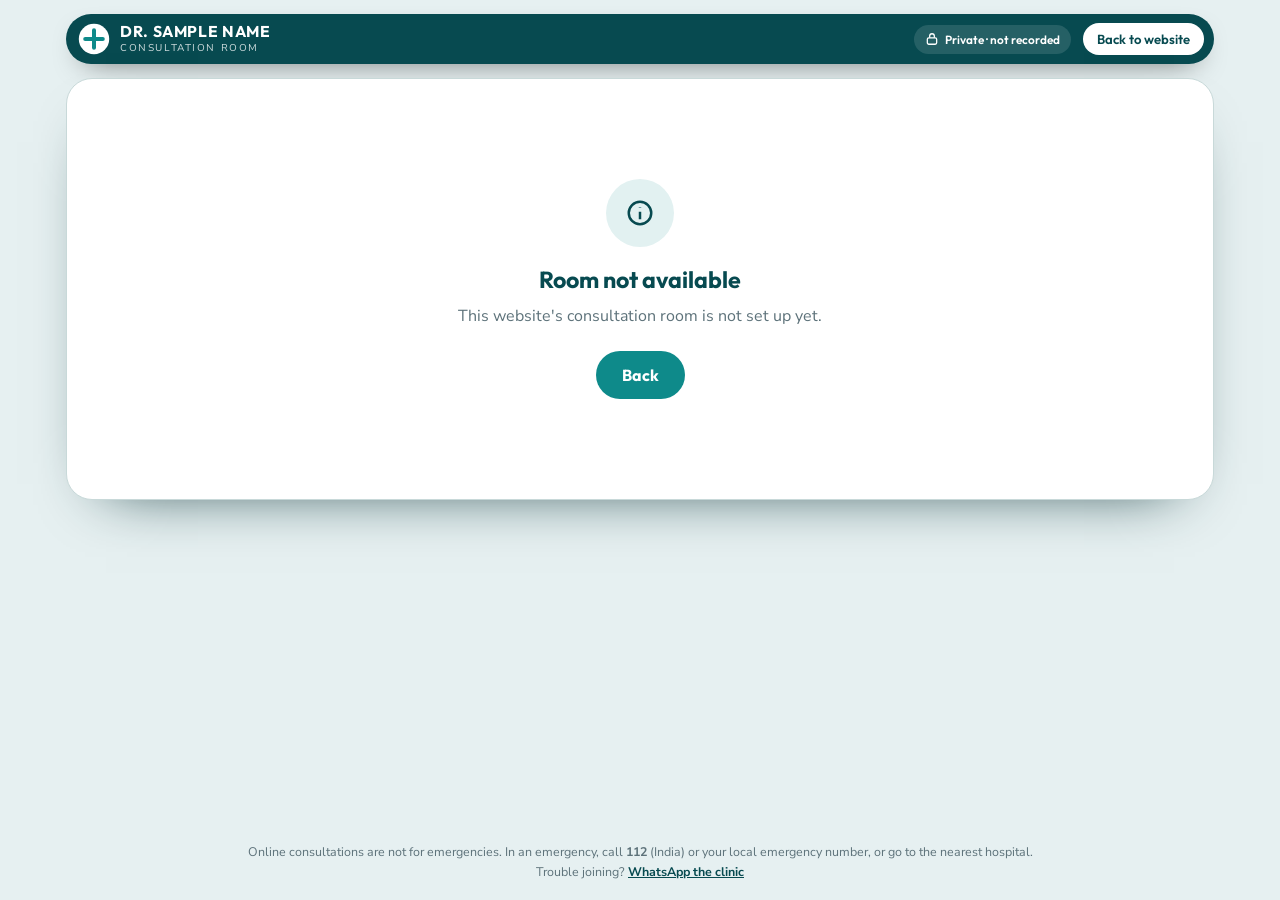
<file: room.html>
<!doctype html>
<html lang="en">
<head>
<meta charset="utf-8">
<meta name="viewport" content="width=device-width, initial-scale=1, viewport-fit=cover">
<meta name="robots" content="noindex,nofollow">
<title>Consultation room</title>
<link rel="preconnect" href="https://fonts.googleapis.com">
<link rel="stylesheet" href="https://fonts.googleapis.com/css2?family=Outfit:wght@500;600;700;800&family=Nunito+Sans:opsz,wght@6..12,400;6..12,600;6..12,700&display=swap">
<script>document.write('<script src="config.js?v=' + Date.now() + '"><\/script>')</script>
<!-- DotCom by Arshees — own video room, in the website's own design.
     The doctor and patient connect directly (WebRTC); when a network blocks that, the call is relayed by Cloudflare.
     The website's helper only checks the booking, keeps the patient's consent time, and passes connection messages.
     Nothing of the call (video, audio, chat) is recorded or stored. -->
<style>
  :root{--brand:#0e8a8a;--brand-deep:#074a50;--accent:#d94a3d;--light:#9fe3dc;
    --soft:color-mix(in srgb,var(--brand) 7%,#f6f8f9);--line:color-mix(in srgb,var(--brand) 14%,#e6e6e6);--fg:#1d3239;--muted:#5d727a;
    --display:"Outfit","Segoe UI",system-ui,sans-serif;--body:"Nunito Sans",system-ui,sans-serif}
  *{box-sizing:border-box;margin:0;padding:0}
  html{-webkit-text-size-adjust:100%}
  body{font-family:var(--body);background:var(--soft);color:var(--fg);min-height:100vh;min-height:100dvh;display:flex;flex-direction:column}
  a{color:inherit}
  button{font:inherit;cursor:pointer}
  .hide{display:none!important}

  /* top bar, same pill as the website */
  .top{width:100%;max-width:1180px;margin:0 auto;padding:calc(14px + env(safe-area-inset-top)) 16px 14px}
  .pill{display:flex;align-items:center;gap:12px;background:var(--brand-deep);color:#fff;border-radius:999px;padding:9px 10px 9px 12px;box-shadow:0 10px 30px -18px #000}
  .brand{display:flex;align-items:center;gap:10px;text-decoration:none;min-width:0}
  .brand svg{flex:none}
  .brand b{font:700 .98rem var(--display);letter-spacing:.04em;display:block;line-height:1.1;white-space:nowrap;overflow:hidden;text-overflow:ellipsis}
  .brand small{display:block;font-size:.62rem;letter-spacing:.16em;text-transform:uppercase;opacity:.8}
  .pill .sp{flex:1}
  .chip{display:inline-flex;align-items:center;gap:6px;font:600 .74rem var(--display);padding:7px 11px;border-radius:999px;background:#ffffff1f;white-space:nowrap}
  .chip svg{width:14px;height:14px}
  .back{font:600 .82rem var(--display);text-decoration:none;padding:8px 14px;border-radius:999px;background:#fff;color:var(--brand-deep);white-space:nowrap}

  main{flex:1;width:100%;max-width:1180px;margin:0 auto;padding:0 16px 18px}
  .card{background:#fff;border:1px solid var(--line);border-radius:26px;overflow:hidden;box-shadow:0 24px 60px -40px color-mix(in srgb,var(--brand-deep) 60%,#000)}

  /* message screens (opening, not open yet, ended…) */
  .msg{min-height:420px;display:grid;place-items:center;text-align:center;padding:48px 24px}
  .msg .inner{max-width:440px}
  .msg h1{font:700 1.45rem var(--display);color:var(--brand-deep);margin-bottom:10px}
  .msg p{color:var(--muted);line-height:1.6}
  .btn{display:inline-flex;align-items:center;justify-content:center;gap:9px;border:0;border-radius:999px;padding:14px 26px;font:700 1rem var(--display);background:var(--brand);color:#fff;text-decoration:none}
  .btn:hover{filter:brightness(1.06)}
  .btn:disabled{opacity:.45;cursor:not-allowed;filter:none}
  .btn.line{background:#fff;color:var(--brand-deep);border:1px solid var(--line)}
  .msg .btns{margin-top:22px;display:flex;gap:10px;justify-content:center;flex-wrap:wrap}
  .pulse{width:68px;height:68px;border-radius:50%;margin:0 auto 20px;background:var(--brand);box-shadow:0 0 0 0 color-mix(in srgb,var(--brand) 60%,transparent);animation:p 1.8s infinite}
  @keyframes p{70%{box-shadow:0 0 0 26px transparent}100%{box-shadow:0 0 0 0 transparent}}
  .icon{width:68px;height:68px;border-radius:50%;margin:0 auto 18px;display:grid;place-items:center;background:color-mix(in srgb,var(--brand) 12%,#fff);color:var(--brand-deep)}
  .icon svg{width:30px;height:30px}

  /* before you join */
  .lobby{display:grid;grid-template-columns:1.12fr .88fr}
  .lob-l{padding:22px}
  .lob-r{padding:26px 26px 24px;background:color-mix(in srgb,var(--brand) 5%,#fff);border-left:1px solid var(--line)}
  .eyebrow{font:700 .72rem var(--display);letter-spacing:.16em;text-transform:uppercase;color:var(--brand)}
  .lob-l h1{font:800 clamp(1.4rem,3vw,1.9rem) var(--display);color:var(--brand-deep);margin:6px 0 14px;line-height:1.2}
  .preview{position:relative;aspect-ratio:16/9;border-radius:18px;overflow:hidden;background:radial-gradient(circle at 50% 40%,color-mix(in srgb,var(--brand) 60%,#000),var(--brand-deep) 75%)}
  .preview video{position:absolute;inset:0;width:100%;height:100%;object-fit:cover;transform:scaleX(-1)}
  .preview .ph{position:absolute;inset:0;display:grid;place-items:center;color:#fff;text-align:center;padding:20px;font-size:.92rem;opacity:.9}
  .preview .tools{position:absolute;left:0;right:0;bottom:12px;display:flex;justify-content:center;gap:10px}
  .rb{width:46px;height:46px;border-radius:50%;border:0;background:#0000006b;color:#fff;display:grid;place-items:center;backdrop-filter:blur(6px)}
  .rb svg{width:21px;height:21px}
  .rb.off{background:#fff;color:#c0392b}
  .dev{display:flex;align-items:center;gap:8px;margin-top:12px;font-size:.92rem;color:var(--muted)}
  .dev b{color:var(--fg)}
  .dev .ok{color:#178a50}.dev .bad{color:#c0392b}
  .meter{flex:none;width:60px;height:6px;border-radius:9px;background:var(--line);overflow:hidden}
  .meter i{display:block;height:100%;width:0;background:#2fb46c;transition:width .1s}
  .tips{list-style:none;margin-top:16px;display:grid;grid-template-columns:1fr 1fr;gap:8px 16px;font-size:.86rem;color:var(--muted)}
  .tips li{padding-left:20px;position:relative}
  .tips li:before{content:"✓";position:absolute;left:0;color:var(--brand);font-weight:800}

  .person{display:flex;align-items:center;gap:14px}
  .person img{width:62px;height:62px;border-radius:50%;object-fit:cover;object-position:center 20%;background:var(--line);flex:none}
  .person .av{width:62px;height:62px;border-radius:50%;flex:none;display:grid;place-items:center;background:var(--brand);color:#fff;font:700 1.3rem var(--display)}
  .person b{display:block;font:700 1.05rem var(--display);color:var(--brand-deep)}
  .person span{display:block;font-size:.85rem;color:var(--muted);line-height:1.4}
  .appt{margin:16px 0 18px;padding:12px 14px;border-radius:14px;background:#fff;border:1px solid var(--line);font-size:.9rem;display:grid;gap:2px}
  .appt b{font-family:var(--display);color:var(--brand-deep)}
  .lob-r h2{font:700 .98rem var(--display);color:var(--brand-deep);margin-bottom:10px}
  .notes{list-style:none;display:grid;gap:11px;font-size:.86rem;color:var(--muted);line-height:1.45}
  .notes li{display:grid;grid-template-columns:22px 1fr;gap:10px;align-items:start}
  .notes svg{width:20px;height:20px;color:var(--brand)}
  .notes b{color:var(--fg)}
  .notes .em svg{color:#c0392b}
  .consent{display:flex;gap:11px;align-items:flex-start;margin:18px 0 0;padding:14px;border-radius:14px;border:1.5px solid color-mix(in srgb,var(--brand) 35%,#fff);background:#fff;font-size:.86rem;line-height:1.5;cursor:pointer}
  .consent input{width:20px;height:20px;flex:none;margin-top:1px;accent-color:var(--brand)}
  .err{margin-top:12px;padding:10px 13px;border-radius:12px;background:#fff1ee;color:#a1351f;font-size:.88rem}
  .joinbtn{width:100%;margin-top:16px}
  .small{margin-top:10px;font-size:.78rem;color:var(--muted);text-align:center}

  /* the call, framed in the card */
  .stage{position:relative;height:clamp(340px,calc(100dvh - 215px),760px);background:#0b1416;overflow:hidden}
  #remote{position:absolute;inset:0;width:100%;height:100%;object-fit:cover;background:#0b1416}
  #local{position:absolute;right:14px;bottom:14px;width:22%;max-width:210px;min-width:96px;aspect-ratio:3/4;object-fit:cover;border-radius:14px;border:2px solid #ffffff59;background:#1d2b2e;z-index:3;transform:scaleX(-1);box-shadow:0 8px 24px -10px #000}
  #local.back{transform:none}
  @media (min-width:800px){#local{aspect-ratio:16/10}}
  .badge{position:absolute;left:14px;top:14px;z-index:4;max-width:62%;padding:8px 13px;border-radius:14px;background:#0000007a;backdrop-filter:blur(8px);color:#fff}
  .badge b{display:block;font:700 .95rem var(--display);white-space:nowrap;overflow:hidden;text-overflow:ellipsis}
  .badge small{display:block;font-size:.76rem;opacity:.82;white-space:nowrap;overflow:hidden;text-overflow:ellipsis}
  .mark{position:absolute;right:14px;top:14px;z-index:4;display:flex;align-items:center;gap:8px;padding:6px 12px 6px 7px;border-radius:999px;background:#0000006b;backdrop-filter:blur(8px);color:#fff;font:600 .8rem var(--display);max-width:40%}
  .mark span{white-space:nowrap;overflow:hidden;text-overflow:ellipsis}
  .private{position:absolute;left:14px;bottom:14px;z-index:4;display:inline-flex;align-items:center;gap:6px;padding:6px 11px;border-radius:999px;background:#0000006b;backdrop-filter:blur(8px);color:#fff;font:600 .72rem var(--display)}
  .private svg{width:13px;height:13px}
  .net{position:absolute;top:0;left:0;right:0;z-index:6;background:#e8a33d;color:#1d1d1d;text-align:center;font:700 .85rem var(--display);padding:7px}
  .over{position:absolute;inset:0;z-index:2;display:grid;place-items:center;text-align:center;padding:24px;color:#fff;background:radial-gradient(circle at 50% 40%,color-mix(in srgb,var(--brand) 55%,#000),#0b1416 75%)}
  .over h1{font:700 1.3rem var(--display);margin-bottom:8px}.over p{opacity:.8;line-height:1.5;max-width:380px;margin:0 auto}
  .bar{display:flex;align-items:center;justify-content:space-between;gap:12px;flex-wrap:wrap;padding:12px 16px calc(12px + env(safe-area-inset-bottom));background:var(--brand-deep);color:#fff}
  .status{display:flex;align-items:center;gap:8px;font:600 .88rem var(--display)}
  .status i{width:9px;height:9px;border-radius:50%;background:#ffffff66}.status i.on{background:#3ad07a}
  .status .timer{opacity:.75;font-variant-numeric:tabular-nums}
  .ctrls{display:flex;gap:8px;flex-wrap:wrap}
  .cb{display:inline-flex;align-items:center;gap:7px;height:42px;padding:0 15px;border-radius:999px;border:0;background:#ffffff21;color:#fff;font:600 .86rem var(--display)}
  .cb:hover{background:#ffffff33}
  .cb svg{width:19px;height:19px}
  .cb.off{background:#fff;color:#c0392b}
  .cb.end{background:#d93a33}
  .over .btn{margin-top:18px;background:#fff;color:var(--brand-deep)}
  .over .alt{display:block;margin-top:12px;font-size:.85rem;opacity:.8}
  .over .alt a{color:#fff;font-weight:700}
  .cb.end:hover{background:#c22f29}
  @media (max-width:640px){.badge{max-width:calc(100% - 28px)}.mark{top:auto;bottom:52px;left:14px;right:auto;max-width:calc(100% - 140px)}.cb .t{display:none}.cb{width:46px;padding:0;justify-content:center}.cb.end{width:auto;padding:0 16px}.cb.end .t{display:inline}}

  /* full screen */
  .card.full{position:fixed;inset:0;z-index:50;border-radius:0;border:0}
  .card.full .stage{height:calc(100dvh - 66px - env(safe-area-inset-bottom))}

  .foot{max-width:1180px;margin:0 auto;padding:4px 18px calc(18px + env(safe-area-inset-bottom));text-align:center;font-size:.78rem;color:var(--muted);line-height:1.6}
  .foot a{color:var(--brand-deep);font-weight:700}

  @media (max-width:860px){
    .lobby{grid-template-columns:1fr}
    .lob-r{border-left:0;border-top:1px solid var(--line)}
    .tips{grid-template-columns:1fr}
    .chip.rec .t{display:none}
  }
  @media (max-width:520px){.top{padding-left:10px;padding-right:10px}main{padding:0 10px 12px}.back{padding:8px 11px}.brand small{display:none}}
</style>
</head>
<body>
<header class="top">
  <div class="pill">
    <a class="brand" id="brand" href="./"></a>
    <span class="sp"></span>
    <span class="chip rec" title="This consultation is not recorded"><svg viewBox="0 0 24 24" fill="none" stroke="currentColor" stroke-width="2.2"><rect x="4" y="10" width="16" height="11" rx="2.5"/><path d="M8 10V7a4 4 0 0 1 8 0v3"/></svg><span class="t">Private · not recorded</span></span>
    <a class="back" id="back" href="./">Back</a>
  </div>
</header>

<main>
  <div class="card" id="card">
    <!-- message screens -->
    <div class="msg" id="msg"><div class="inner"><div class="pulse"></div><h1>Opening your consultation room…</h1><p></p></div></div>

    <!-- before you join -->
    <div class="lobby hide" id="lobby">
      <div class="lob-l">
        <span class="eyebrow">Online video consultation</span>
        <h1 id="lobTitle">Get ready for your consultation</h1>
        <div class="preview">
          <video id="prev" autoplay playsinline muted></video>
          <div class="ph" id="prevPh">Starting your camera…</div>
          <div class="tools"><button class="rb" id="pMic" aria-label="Microphone on or off" title="Microphone"></button><button class="rb" id="pCam" aria-label="Camera on or off" title="Camera"></button></div>
        </div>
        <div class="dev" id="dev">Checking your camera and microphone…</div>
        <ul class="tips">
          <li>Sit in a quiet, private place</li>
          <li>Face a window or light</li>
          <li>Keep reports and medicines nearby</li>
          <li>Use headphones if you have them</li>
        </ul>
      </div>
      <div class="lob-r">
        <div class="person" id="person"></div>
        <div class="appt" id="appt"></div>
        <h2>Before you join</h2>
        <ul class="notes" id="notes"></ul>
        <label class="consent hide" id="consentBox"><input type="checkbox" id="consent"><span id="consentText"></span></label>
        <div class="err hide" id="err"></div>
        <button class="btn joinbtn" id="joinBtn" disabled>Join consultation</button>
        <p class="small" id="joinNote"></p>
      </div>
    </div>

    <!-- the call -->
    <div class="hide" id="call">
      <div class="stage" id="stage">
        <video id="remote" autoplay playsinline></video>
        <video id="local" autoplay playsinline muted></video>
        <div class="badge"><b id="who">Consultation</b><small id="sub"></small></div>
        <div class="mark" id="mark"></div>
        <span class="private"><svg viewBox="0 0 24 24" fill="none" stroke="currentColor" stroke-width="2.4"><rect x="4" y="10" width="16" height="11" rx="2.5"/><path d="M8 10V7a4 4 0 0 1 8 0v3"/></svg>Private · not recorded</span>
        <div class="net hide" id="net">Connection lost. Reconnecting…</div>
        <div class="over" id="center"><div><div class="pulse"></div><h1>Connecting…</h1><p></p></div></div>
      </div>
      <div class="bar">
        <div class="status"><i id="dot"></i><span id="state">Waiting</span><span class="timer" id="timer"></span></div>
        <div class="ctrls">
          <button class="cb" id="mic" aria-label="Microphone"></button>
          <button class="cb" id="cam" aria-label="Camera"></button>
          <button class="cb" id="flip" aria-label="Switch camera"><svg viewBox="0 0 24 24" fill="none" stroke="currentColor" stroke-width="2"><path d="M4 8h3l2-3h6l2 3h3v11H4z"/><path d="M9 13.5a3 3 0 0 0 5.6 1.5M15 12.5A3 3 0 0 0 9.4 11"/></svg><span class="t">Switch</span></button>
          <button class="cb hide" id="backup" aria-label="Backup video" title="Use backup video if this call isn't working"><svg viewBox="0 0 24 24" fill="none" stroke="currentColor" stroke-width="2"><path d="M3 12a9 9 0 0 1 15.5-6.2L21 8M21 3v5h-5M21 12a9 9 0 0 1-15.5 6.2L3 16M3 21v-5h5"/></svg><span class="t">Backup video</span></button>
          <button class="cb" id="full" aria-label="Full screen"><svg viewBox="0 0 24 24" fill="none" stroke="currentColor" stroke-width="2"><path d="M4 9V4h5M20 9V4h-5M4 15v5h5M20 15v5h-5"/></svg><span class="t">Full screen</span></button>
          <button class="cb end" id="end" aria-label="Leave"><svg viewBox="0 0 24 24" fill="currentColor"><path d="M12 9c-3.2 0-6.2.9-8.6 2.6-.5.4-.6 1.1-.3 1.6l1.6 2.3c.4.5 1.1.7 1.6.4l2.3-1.2c.4-.2.7-.7.7-1.2v-1.6c1.8-.5 3.6-.5 5.4 0v1.6c0 .5.3 1 .7 1.2l2.3 1.2c.5.3 1.2.1 1.6-.4l1.6-2.3c.3-.5.2-1.2-.3-1.6C18.2 9.9 15.2 9 12 9z"/></svg><span class="t">Leave</span></button>
        </div>
      </div>
    </div>
  </div>
</main>
<p class="foot" id="foot"></p>

<script>
(function () {
const S = window.SITE || {}, $ = id => document.getElementById(id);
const T = S.theme || {}, R = document.documentElement.style;
if (T.brand) R.setProperty("--brand", T.brand);
if (T.brandDeep) R.setProperty("--brand-deep", T.brandDeep);
if (T.accent) R.setProperty("--accent", T.accent);
if (T.light) R.setProperty("--light", T.light);
const esc = s => String(s ?? "").replace(/[&<>"]/g, c => ({ "&": "&amp;", "<": "&lt;", ">": "&gt;", '"': "&quot;" }[c]));

const API = ((S.helper && S.helper.url) || "").replace(/\/$/, "");
const q = new URLSearchParams(location.search);
const A = { d: q.get("d") || "main", b: q.get("b") || "", t: q.get("t") || "" };
const host = q.get("host") === "1";
const hostToken = host ? (sessionStorage.getItem("dcbHost") || localStorage.getItem("docToken") || "") : "";
const home = host ? "doctor.html" : "./";

/* the doctor and clinic, from the website's settings */
const C = S.contact || {}, B = S.brand || {}, SD = S.doctor || {};
const DOCS = S.doctors || [];
const DD = DOCS.find(x => x.id === A.d) || (DOCS.length === 1 ? DOCS[0] : null) || {};
const regItem = DOCS.length > 1 ? null : [].concat((S.experience || {}).credentials || []).find(x => x && x.icon === "registration");   // one-doctor sites: "Reg. No." from Experience
const DOC = {
  name: DD.name || SD.name || "",
  photo: DD.photo || SD.photo || "",
  qual: DD.title || DD.qualification || SD.role || "",
  reg: DD.reg || SD.reg || (regItem ? regItem.text : "")
};
const CLINIC = C.clinicName || B.title || DOC.name;
const WA = String(C.whatsapp || "").replace(/\D/g, "");
const LOGO = '<svg width="32" height="32" viewBox="0 0 40 40" aria-hidden="true"><circle cx="20" cy="20" r="19" fill="#fff"/><path d="M20 9v22M9 20h22" stroke="var(--brand)" stroke-width="5" stroke-linecap="round"/></svg>';
const ICON = {
  lock: '<svg viewBox="0 0 24 24" fill="none" stroke="currentColor" stroke-width="2"><rect x="4" y="10" width="16" height="11" rx="2.5"/><path d="M8 10V7a4 4 0 0 1 8 0v3"/></svg>',
  shield: '<svg viewBox="0 0 24 24" fill="none" stroke="currentColor" stroke-width="2"><path d="M12 3l8 3v6c0 4.5-3.4 8.3-8 9-4.6-.7-8-4.5-8-9V6z"/><path d="M9 12l2 2 4-4"/></svg>',
  alert: '<svg viewBox="0 0 24 24" fill="none" stroke="currentColor" stroke-width="2"><path d="M12 3l10 18H2z"/><path d="M12 10v5M12 18v.5"/></svg>',
  steth: '<svg viewBox="0 0 24 24" fill="none" stroke="currentColor" stroke-width="2"><path d="M6 3v6a5 5 0 0 0 10 0V3"/><path d="M11 14v2a5 5 0 0 0 10 0v-1"/><circle cx="21" cy="12" r="2"/></svg>',
  user: '<svg viewBox="0 0 24 24" fill="none" stroke="currentColor" stroke-width="2"><circle cx="12" cy="8" r="4"/><path d="M4 21c1.5-4 4.5-6 8-6s6.5 2 8 6"/></svg>',
  mic: '<svg viewBox="0 0 24 24" fill="none" stroke="currentColor" stroke-width="2"><rect x="9" y="2" width="6" height="12" rx="3"/><path d="M5 10a7 7 0 0 0 14 0M12 17v5"/></svg>',
  micOff: '<svg viewBox="0 0 24 24" fill="none" stroke="currentColor" stroke-width="2"><rect x="9" y="2" width="6" height="12" rx="3"/><path d="M5 10a7 7 0 0 0 14 0M12 17v5M3 3l18 18"/></svg>',
  cam: '<svg viewBox="0 0 24 24" fill="none" stroke="currentColor" stroke-width="2"><rect x="2" y="6" width="14" height="12" rx="2"/><path d="M16 10l6-3v10l-6-3z"/></svg>',
  camOff: '<svg viewBox="0 0 24 24" fill="none" stroke="currentColor" stroke-width="2"><rect x="2" y="6" width="14" height="12" rx="2"/><path d="M16 10l6-3v10l-6-3zM2 3l20 18"/></svg>',
  done: '<svg viewBox="0 0 24 24" fill="none" stroke="currentColor" stroke-width="2.2"><path d="M5 12.5l4.5 4.5L19 7.5"/></svg>',
  info: '<svg viewBox="0 0 24 24" fill="none" stroke="currentColor" stroke-width="2"><circle cx="12" cy="12" r="9"/><path d="M12 11v6M12 7.5v.5"/></svg>'
};

$("brand").innerHTML = `${LOGO}<span><b>${esc(B.title || CLINIC)}</b><small>Consultation room</small></span>`;
$("brand").href = home;
$("back").href = home; $("back").textContent = host ? "Dashboard" : "Back to website";
$("mark").innerHTML = `${LOGO.replace('width="32" height="32"', 'width="22" height="22"')}<span>${esc(CLINIC)}</span>`;
$("foot").innerHTML = `Online consultations are not for emergencies. In an emergency, call <b>112</b> (India) or your local emergency number, or go to the nearest hospital.` +
  (WA && !host ? `<br>Trouble joining? <a href="https://wa.me/${WA}" target="_blank" rel="noopener">WhatsApp the clinic</a>` : "");

let J = null, ws = null, pc = null, local = null, polite = true, makingOffer = false, ignoreOffer = false;
let wsTries = 0, ended = false, inCall = false, connectedAt = 0, tick = null, facing = "user", pending = [];
let meterStop = null;
let mode = "own", daily = null, backupOffer = null;   // mode: "own" (our room) or "daily" (backup video)

/* screens */
function screen(id) { ["msg", "lobby", "call"].forEach(x => $(x).classList.toggle("hide", x !== id)); }
function msg(title, text, btns, kind) {
  screen("msg");
  const top = kind === "wait" ? '<div class="pulse"></div>' : `<div class="icon">${ICON[kind || "info"] || ICON.info}</div>`;
  $("msg").innerHTML = `<div class="inner">${top}<h1>${esc(title)}</h1><p>${text || ""}</p>${btns ? `<div class="btns">${btns}</div>` : ""}</div>`;
}
function over(title, text, extra) { $("center").classList.remove("hide"); $("center").innerHTML = `<div><div class="pulse"></div><h1>${esc(title)}</h1><p>${text || ""}</p>${extra || ""}</div>`; const b = $("tryBackup"); if (b) b.onclick = () => startBackup(false); }
const hideOver = () => $("center").classList.add("hide");
const when = iso => new Date(iso).toLocaleString([], { weekday: "short", day: "numeric", month: "short", hour: "numeric", minute: "2-digit" });

async function askRoom(extra, path) {
  const r = await fetch(API + (path || "/video/join"), { method: "POST", headers: Object.assign({ "Content-Type": "application/json" }, host ? { Authorization: "Bearer " + hostToken } : {}), body: JSON.stringify(Object.assign({}, A, extra || {})) });
  return [r, await r.json()];
}

async function open() {
  if (!API) return msg("Room not available", "This website's consultation room is not set up yet.", `<a class="btn" href="${home}">Back</a>`);
  if (!A.b || (!host && !A.t)) return msg("Please use your consultation link", "Open the <b>Consultation room</b> link from your booking email, or the <b>Change or cancel</b> page.", `<a class="btn" href="./">Back to website</a>`);
  if (host && !hostToken) return msg("Please log in", "Open the room from your dashboard (Start call).", `<a class="btn" href="doctor.html">Open dashboard</a>`);
  let r, j;
  try { [r, j] = await askRoom(); }
  catch (e) { return msg("No connection", "Please check your internet and try again.", `<button class="btn" onclick="location.reload()">Try again</button>`); }
  if (j.wait) {
    const at = new Date(j.opens);
    msg("Your room is not open yet", `It opens at <b>${esc(when(j.opens))}</b> (your time), shortly before your consultation. Keep this page open — it opens by itself.`, "", "wait");
    setTimeout(open, Math.min(Math.max(at - Date.now() + 1000, 5000), 60000));
    return;
  }
  if (!r.ok || !j.ok) return msg("Can't open the room", esc(j.error || "Please try again."), `<a class="btn" href="${home}">Back</a>`);
  J = j; polite = j.role === "patient";
  lobby();
}

/* before you join: camera check, who you're seeing, consent and the rules of an online consultation */
function lobby() {
  screen("lobby");
  const patient = J.role === "patient";
  const initials = s => String(s || "?").replace(/^(dr\.?|mr\.?|mrs\.?|ms\.?)\s+/i, "").split(/\s+/).map(w => w[0]).slice(0, 2).join("").toUpperCase();
  if (patient) {
    $("lobTitle").textContent = `Your consultation with ${DOC.name || J.other}`;
    $("person").innerHTML = `${DOC.photo ? `<img src="${esc(DOC.photo)}" alt="">` : `<span class="av">${esc(initials(DOC.name || J.other))}</span>`}<div><b>${esc(DOC.name || J.other)}</b>${DOC.qual ? `<span>${esc(DOC.qual)}</span>` : ""}${DOC.reg ? `<span>${esc(DOC.reg)}</span>` : ""}</div>`;
  } else {
    $("lobTitle").textContent = `Consultation with ${J.other}`;
    $("person").innerHTML = `<span class="av">${esc(initials(J.other))}</span><div><b>${esc(J.other)}</b><span>Patient</span></div>`;
  }
  $("appt").innerHTML = `<b>${esc(J.title || "Online video consultation")}</b><span>${esc(when(J.start))} (your time) · ${esc(CLINIC)}</span>`;

  const notes = patient ? [
    ["lock", `<b>Private and not recorded.</b> No video, audio or screenshots are saved by the clinic or this website. The call goes directly between you and the doctor, encrypted. If it can't connect, a backup video service is used — also private and not recorded.`],
    ["steth", `<b>An online consultation has limits.</b> The doctor cannot examine you in person and may advise a clinic visit or tests if needed.`],
    ["user", `<b>Be yourself, in a private place.</b> Please don't record the call, and tell the doctor if someone else is with you.`],
    ["alert", `<b>Not for emergencies.</b> For chest pain, trouble breathing, heavy bleeding or fainting, call 112 or go to the nearest hospital.`, "em"]
  ] : [
    ["user", `<b>Confirm the patient.</b> Check their name and age at the start${J.consentAt ? "" : ", especially on a first visit"}.`],
    ["shield", J.consentAt ? `<b>Consent given</b> by the patient on ${esc(when(J.consentAt))}.` : `<b>Consent:</b> the patient agrees to the online consultation before they can join.`],
    ["lock", `<b>Not recorded.</b> Nothing of the call is saved. Write your notes and prescription as usual.`],
    ["steth", `<b>Know the limits.</b> Advise a clinic visit or tests when an online consultation isn't enough.`]
  ];
  $("notes").innerHTML = notes.map(([i, t, cl]) => `<li class="${cl || ""}">${ICON[i]}<span>${t}</span></li>`).join("");

  if (patient && J.needsConsent) {
    $("consentBox").classList.remove("hide");
    $("consentText").innerHTML = `I agree to an online video consultation with <b>${esc(DOC.name || J.other)}</b>. I understand its limits, that it is <b>not recorded</b>, and that it is not for emergencies.`;
  }
  $("joinNote").textContent = patient ? "The doctor joins at your appointment time. You'll wait in the room until then." : "Your patient will see you as soon as you join.";
  const ready = () => { $("joinBtn").disabled = !local || (patient && J.needsConsent && !$("consent").checked); };
  $("consent").onchange = ready;
  $("joinBtn").onclick = () => enter().catch(e => { $("err").textContent = e.message || "Please try again."; $("err").classList.remove("hide"); $("joinBtn").disabled = false; $("joinBtn").textContent = "Join consultation"; });
  startMedia().then(ready);
}

async function startMedia() {
  $("dev").innerHTML = "Checking your camera and microphone…";
  try {
    local = await navigator.mediaDevices.getUserMedia({ audio: { echoCancellation: true, noiseSuppression: true, autoGainControl: true }, video: { facingMode: facing, width: { ideal: 1280 }, height: { ideal: 720 } } });
  } catch (e) {
    try { local = await navigator.mediaDevices.getUserMedia({ audio: { echoCancellation: true, noiseSuppression: true } }); } catch (e2) { local = null; }
  }
  if (!local) {
    $("prevPh").textContent = "Camera and microphone are blocked";
    $("dev").innerHTML = `<span class="bad">●</span> <span>Allow the camera and microphone for this website (tap the lock or camera icon in the address bar), then <a href="#" id="retry"><b>check again</b></a>.</span>`;
    $("retry").onclick = e => { e.preventDefault(); startMedia().then(() => $("consent").onchange()); };
    return;
  }
  const hasCam = local.getVideoTracks().length > 0;
  $("prev").srcObject = local; $("prevPh").classList.toggle("hide", hasCam);
  if (!hasCam) $("prevPh").textContent = "No camera found — you can join with sound only";
  $("dev").innerHTML = `<span class="ok">●</span> <b>${hasCam ? "Camera and microphone ready" : "Microphone ready"}</b><span class="meter"><i id="lvl"></i></span>`;
  meter();
  paintMedia();
}
/* a small sound bar, so the patient sees the microphone works */
function meter() {
  try {
    const Ctx = window.AudioContext || window.webkitAudioContext; if (!Ctx || !local.getAudioTracks().length) return;
    const ctx = new Ctx(), an = ctx.createAnalyser(); an.fftSize = 256;
    ctx.createMediaStreamSource(local).connect(an);
    const data = new Uint8Array(an.frequencyBinCount); let run = true;
    document.addEventListener("click", () => { if (run && ctx.state === "suspended") ctx.resume().catch(() => {}); }, { once: true });
    (function f() { if (!run) return; an.getByteFrequencyData(data); const v = data.reduce((a, b) => a + b, 0) / data.length; const el = $("lvl"); if (el) el.style.width = Math.min(100, v * 2.2) + "%"; requestAnimationFrame(f); })();
    meterStop = () => { if (!run) return; run = false; meterStop = null; if (ctx.state !== "closed") ctx.close().catch(() => {}); };
  } catch (e) {}
}
function paintMedia() {
  const a = local && local.getAudioTracks()[0], v = local && local.getVideoTracks()[0];
  const micOn = !!(a && a.enabled), camOn = !!(v && v.enabled);
  $("pMic").innerHTML = micOn ? ICON.mic : ICON.micOff; $("pMic").classList.toggle("off", !micOn);
  $("pCam").innerHTML = camOn ? ICON.cam : ICON.camOff; $("pCam").classList.toggle("off", !camOn); $("pCam").classList.toggle("hide", !v);
  $("mic").innerHTML = (micOn ? ICON.mic : ICON.micOff) + `<span class="t">${micOn ? "Mute" : "Unmute"}</span>`; $("mic").classList.toggle("off", !micOn);
  $("cam").innerHTML = (camOn ? ICON.cam : ICON.camOff) + `<span class="t">${camOn ? "Camera" : "Camera off"}</span>`; $("cam").classList.toggle("off", !camOn); $("cam").classList.toggle("hide", !v);
  $("flip").classList.toggle("hide", !v);
  $("local").classList.toggle("hide", !camOn);
}
const toggle = kind => { const t = local && (kind === "a" ? local.getAudioTracks()[0] : local.getVideoTracks()[0]); if (!t) return; t.enabled = !t.enabled; paintMedia(); };
$("pMic").onclick = () => toggle("a"); $("pCam").onclick = () => toggle("v");
$("mic").onclick = () => toggle("a"); $("cam").onclick = () => toggle("v");

/* join: the patient's consent is saved by the helper first */
async function enter() {
  $("err").classList.add("hide");
  $("joinBtn").disabled = true; $("joinBtn").textContent = "Joining…";
  if (!J.ticket) {
    const [r, j] = await askRoom({ consent: true });
    if (!r.ok || !j.ok || !j.ticket) throw new Error(j.error || "Couldn't join. Please try again.");
    J = j;
  }
  if (meterStop) meterStop();
  inCall = true; screen("call");
  $("who").textContent = J.role === "patient" ? (DOC.name || J.other) : J.other;
  $("sub").textContent = J.role === "patient" ? (DOC.qual || J.title || "") : (J.title || "Patient");
  $("local").srcObject = local; paintMedia();
  $("backup").classList.toggle("hide", !J.backup);
  waiting();
  connect();
}

function waiting() {
  const other = J.role === "doctor" ? "your patient" : esc(DOC.name || J.other);
  if (mode === "daily") over("Backup video", `Waiting for ${other} to join the backup video…`);
  else over(J.role === "doctor" ? "Waiting for your patient" : "Waiting for the doctor",
    J.role === "doctor" ? "Your patient will appear here as soon as they join." : `${other} will join you here at your appointment time. Please stay on this page.`);
  $("dot").classList.remove("on"); $("state").textContent = mode === "daily" ? "Backup video" : "Waiting";
  // still not connected after 45 seconds: offer the backup video
  clearTimeout(backupOffer);
  if (J.backup && mode === "own") backupOffer = setTimeout(() => {
    if (mode !== "own" || (pc && pc.connectionState === "connected")) return;
    over("Video not connecting?", J.role === "doctor" ? "If your patient is here but you can't see each other, switch to the backup video." : "If the doctor is here but you can't see each other, switch to the backup video. You'll both move over together.",
      `<button class="btn" id="tryBackup">Try backup video</button>`);
  }, 45000);
}

/* signalling: the website's helper passes messages between the two sides */
function connect() {
  if (ended) return;
  const u = API.replace(/^http/, "ws") + "/video/ws?ticket=" + encodeURIComponent(J.ticket);
  ws = new WebSocket(u);
  ws.onopen = () => { wsTries = 0; $("net").classList.add("hide"); };
  ws.onmessage = e => { if (e.data !== "pong") onMsg(JSON.parse(e.data)).catch(err => console.warn(err)); };
  ws.onclose = ev => {
    if (ended) return;
    if (ev.code === 4000) { ended = true; cleanup(); return msg("Opened on another screen", "This consultation is open on another device or tab.", `<a class="btn" href="${home}">Back</a>`); }
    $("net").classList.remove("hide");
    setTimeout(connect, Math.min(1000 * 2 ** wsTries++, 8000));
  };
}
const send = o => { if (ws && ws.readyState === 1) ws.send(JSON.stringify(o)); };
setInterval(() => { if (ws && ws.readyState === 1) ws.send("ping"); }, 25000);

function newPC() {
  if (pc) { try { pc.close(); } catch (e) {} }
  pending = [];
  pc = new RTCPeerConnection({ iceServers: J.iceServers || [] });
  local.getTracks().forEach(t => pc.addTrack(t, local));
  pc.ontrack = e => { $("remote").srcObject = e.streams[0]; };
  pc.onicecandidate = e => { if (e.candidate) send({ type: "ice", c: e.candidate }); };
  // only the doctor's side starts the call; the patient's side always answers (no two offers crossing after a reload)
  pc.onnegotiationneeded = async () => {
    if (polite) return;
    try { makingOffer = true; await pc.setLocalDescription(); send({ type: "sdp", d: pc.localDescription }); }
    catch (e) { console.warn(e); } finally { makingOffer = false; }
  };
  pc.onconnectionstatechange = () => {
    const s = pc.connectionState;
    if (s === "connected") {
      clearTimeout(backupOffer); hideOver(); $("dot").classList.add("on"); $("state").textContent = "Connected"; $("net").classList.add("hide");
      if (!connectedAt) { connectedAt = Date.now(); tick = setInterval(() => { const m = Math.floor((Date.now() - connectedAt) / 1000); $("timer").textContent = String(Math.floor(m / 60)).padStart(2, "0") + ":" + String(m % 60).padStart(2, "0"); }, 1000); }
    } else if (s === "disconnected") { $("net").classList.remove("hide"); $("state").textContent = "Reconnecting…"; }
    else if (s === "failed") { if (!polite) { try { pc.restartIce(); } catch (e) {} } }
  };
}

async function onMsg(m) {
  if (mode === "daily") { if (m.type === "peer-joined") send({ type: "backup" }); return; }   // the other side reloaded: bring them to the backup too
  if (m.type === "backup") { startBackup(true); return; }
  if (m.type === "welcome") { if (m.peers && m.peers.length) newPC(); return; }
  if (m.type === "peer-joined") { newPC(); return; }
  if (m.type === "peer-left" || m.type === "bye") { if (pc) { try { pc.close(); } catch (e) {} pc = null; } $("remote").srcObject = null; waiting(); return; }
  if (!pc) newPC();
  if (m.type === "sdp") {
    const d = m.d, collision = d.type === "offer" && (makingOffer || pc.signalingState !== "stable");
    ignoreOffer = !polite && collision;
    if (ignoreOffer) return;
    await pc.setRemoteDescription(d);
    for (const c of pending.splice(0)) { try { await pc.addIceCandidate(c); } catch (e) {} }
    if (d.type === "offer") { await pc.setLocalDescription(); send({ type: "sdp", d: pc.localDescription }); }
  } else if (m.type === "ice") {
    if (!pc.remoteDescription) { pending.push(m.c); return; }
    try { await pc.addIceCandidate(m.c); } catch (e) { if (!ignoreOffer) console.warn(e); }
  }
}

/* BACKUP VIDEO (Daily, through the clinic's helper): our own design stays; only the video engine changes */
const DAILY_JS = "https://unpkg.com/@daily-co/daily-js";   // same script the old consult page used
function loadDaily() {
  if (window.Daily) return Promise.resolve();
  return new Promise((ok, bad) => {
    const fail = () => bad(new Error("Backup video couldn't load. Check your internet and try again."));
    const s = document.createElement("script"); s.src = DAILY_JS; s.crossOrigin = "anonymous";
    s.onload = () => window.Daily ? ok() : fail(); s.onerror = fail; document.head.appendChild(s);
    setTimeout(() => { if (!window.Daily) fail(); }, 15000);
  });
}
async function startBackup(fromOther) {
  if (mode === "daily" || ended) return;
  mode = "daily"; clearTimeout(backupOffer);
  if (!fromOther) send({ type: "backup" });                 // the other side moves over with us
  if (pc) { try { pc.close(); } catch (e) {} pc = null; }
  $("remote").srcObject = null; $("dot").classList.remove("on"); $("state").textContent = "Backup video"; $("backup").classList.add("hide");
  over("Switching to backup video…", "This takes a few seconds. Please stay on this page.");
  try {
    const [r, j] = await askRoom({}, "/video/backup");
    if (!r.ok || !j.ok) throw new Error(j.error || "Backup video couldn't start.");
    await loadDaily();
    const a = local && local.getAudioTracks()[0], v = local && local.getVideoTracks()[0];
    daily = window.Daily.createCallObject({ audioSource: a || false, videoSource: v || false, subscribeToTracksAutomatically: true });
    ["participant-joined", "participant-updated", "participant-left", "track-started", "track-stopped"].forEach(ev => daily.on(ev, paintDaily));
    daily.on("network-connection", e => $("net").classList.toggle("hide", !(e && e.event === "interrupted")));
    daily.on("error", e => over("Backup video stopped", esc((e && e.errorMsg) || "Please rejoin."), `<button class="btn" onclick="location.reload()">Rejoin</button>`));
    await daily.join({ url: j.url, token: j.token });
    paintDaily();
  } catch (e) {
    mode = "own"; if (daily) { try { daily.destroy(); } catch (x) {} daily = null; }
    $("backup").classList.toggle("hide", !J.backup);
    over("Backup video couldn't start", esc(e.message || "Please try again."), `<button class="btn" id="tryBackup">Try again</button>` + (WA && !host ? `<span class="alt">or <a href="https://wa.me/${WA}" target="_blank" rel="noopener">WhatsApp the clinic</a></span>` : ""));
  }
}
let dailyStream = null;
function paintDaily() {
  if (!daily) return;
  const p = Object.values(daily.participants()).find(x => !x.local);
  if (!p) { dailyStream = null; $("remote").srcObject = null; waiting(); return; }
  const tr = ["video", "audio"].map(k => p.tracks && p.tracks[k] && p.tracks[k].state === "playable" && p.tracks[k].persistentTrack).filter(Boolean);
  const ids = tr.map(t => t.id).join(",");
  if (!dailyStream || dailyStream._ids !== ids) { dailyStream = new MediaStream(tr); dailyStream._ids = ids; $("remote").srcObject = dailyStream; }
  clearTimeout(backupOffer); hideOver(); $("dot").classList.add("on"); $("state").textContent = "Connected · backup";
  if (!connectedAt) { connectedAt = Date.now(); tick = setInterval(() => { const m = Math.floor((Date.now() - connectedAt) / 1000); $("timer").textContent = String(Math.floor(m / 60)).padStart(2, "0") + ":" + String(m % 60).padStart(2, "0"); }, 1000); }
}
$("backup").onclick = () => { if (confirmBackup()) startBackup(false); };
const confirmBackup = () => mode === "own";

/* buttons */
$("flip").onclick = async () => {
  const old = local && local.getVideoTracks()[0]; if (!old) return;
  facing = facing === "user" ? "environment" : "user";
  try {
    const s = await navigator.mediaDevices.getUserMedia({ video: { facingMode: facing } });
    const nt = s.getVideoTracks()[0]; nt.enabled = old.enabled;
    if (pc) { const sender = pc.getSenders().find(x => x.track && x.track.kind === "video"); if (sender) await sender.replaceTrack(nt); }
    if (daily) await daily.setInputDevicesAsync({ videoSource: nt });
    local.removeTrack(old); old.stop(); local.addTrack(nt);
    $("local").srcObject = local; $("local").classList.toggle("back", facing === "environment");
  } catch (e) { facing = facing === "user" ? "environment" : "user"; }
};
function setFull(on) {
  $("card").classList.toggle("full", on);
  document.body.style.overflow = on ? "hidden" : "";
  $("full").querySelector(".t").textContent = on ? "Exit full screen" : "Full screen";
}
$("full").onclick = () => {
  const on = !$("card").classList.contains("full"); setFull(on);
  try { if (on && document.documentElement.requestFullscreen) document.documentElement.requestFullscreen().catch(() => {}); else if (!on && document.fullscreenElement) document.exitFullscreen(); } catch (e) {}
};
document.addEventListener("fullscreenchange", () => { if (!document.fullscreenElement && $("card").classList.contains("full")) setFull(false); });
document.addEventListener("keydown", e => { if (e.key === "Escape" && $("card").classList.contains("full")) setFull(false); });

$("end").onclick = () => {
  ended = true; send({ type: "bye" }); cleanup();
  const doc = J && J.role === "doctor";
  msg("You left the consultation",
    doc ? "You can open the room again from your dashboard." : `Thank you for consulting ${esc(DOC.name || "the doctor")}. Your prescription or advice will reach you from the clinic. If you were disconnected by mistake, open your consultation link again.`,
    `<a class="btn" href="${home}">${doc ? "Back to dashboard" : "Back to website"}</a>${doc ? "" : `<button class="btn line" onclick="location.reload()">Rejoin</button>`}`, "done");
};
function cleanup() {
  clearInterval(tick); inCall = false; setFull(false);
  if (meterStop) meterStop();
  clearTimeout(backupOffer);
  if (daily) { try { daily.leave().catch(() => {}).finally(() => { try { daily.destroy(); } catch (e) {} daily = null; }); } catch (e) {} }
  if (pc) { try { pc.close(); } catch (e) {} pc = null; }
  if (ws) { try { ws.close(); } catch (e) {} }
  if (local) local.getTracks().forEach(t => t.stop());
  $("remote").srcObject = null; $("net").classList.add("hide");
}
window.addEventListener("pagehide", () => { if (!ended && inCall) send({ type: "bye" }); });

open();
})();
</script>
</body>
</html>
</file>
<file: style.css>
/* Template: colours come from config.js → theme. Layout: floating pill nav over a full-bleed teal hero (doctor profile + portrait in a big circle) → overlapping stats band → two-column statement → experience timeline → booking (types + steps) → circle-cropped online consult panel → FAQ → contact. Prices appear only inside the booking sheet. */
:root{
  --brand:#0e8a8a; --brand-deep:#074a50; --accent:#d94a3d; --sky:#9fe3dc;
  --teal:var(--brand); --teal-deep:var(--brand-deep); --teal-ink:color-mix(in srgb,var(--brand) 60%,var(--brand-deep)); --coral:var(--accent);
  --slate:color-mix(in srgb,var(--brand-deep) 55%,#555); --bg:#ffffff; --soft:color-mix(in srgb,var(--brand) 8%,#fff); --surface:#ffffff; --fg:#1d3239; --muted:#5d727a; --line:color-mix(in srgb,var(--brand) 14%,#e6e6e6);
  --on-teal:#ffffff;
  --display:"Outfit","Avenir Next","Segoe UI",system-ui,sans-serif;
  --body:"Nunito Sans",system-ui,-apple-system,sans-serif;
}
@media (prefers-color-scheme:dark){:root:not([data-theme="light"]){
  --teal:color-mix(in srgb,var(--brand) 55%,#fff); --teal-deep:color-mix(in srgb,var(--brand-deep) 75%,#000); --teal-ink:color-mix(in srgb,var(--brand-deep) 85%,#000); --coral:color-mix(in srgb,var(--accent) 70%,#fff);
  --slate:#c4d6da; --bg:#0d1719; --soft:#13232a; --surface:#172a30; --fg:#e7f0f1; --muted:#a0b5b9; --line:#26404a;
  --on-teal:#06191a; color-scheme:dark}}
:root[data-theme="dark"]{
  --teal:color-mix(in srgb,var(--brand) 55%,#fff); --teal-deep:color-mix(in srgb,var(--brand-deep) 75%,#000); --teal-ink:color-mix(in srgb,var(--brand-deep) 85%,#000); --coral:color-mix(in srgb,var(--accent) 70%,#fff);
  --slate:#c4d6da; --bg:#0d1719; --soft:#13232a; --surface:#172a30; --fg:#e7f0f1; --muted:#a0b5b9; --line:#26404a;
  --on-teal:#06191a; color-scheme:dark}
*{box-sizing:border-box}
html{scroll-behavior:smooth}
body{background:var(--bg);color:var(--fg);font-family:var(--body);font-size:17px;line-height:1.65}
body::before{content:"";position:fixed;inset:0 0 auto;height:env(safe-area-inset-top,0px);z-index:40;background:var(--teal-deep)}
.wrap{max-width:1180px;margin:0 auto;padding-left:max(16px,env(safe-area-inset-left,0px));padding-right:max(16px,env(safe-area-inset-right,0px))}
h1,h2,h3{font-family:var(--display);line-height:1.08;text-wrap:balance;margin:0;letter-spacing:-.01em}
h2{font-size:clamp(2rem,4.6vw,3.4rem);font-weight:700;color:var(--slate)}
h3{font-size:1.3rem;font-weight:600;color:var(--slate)}
p{margin:0}
a{color:inherit}
.eyebrow{font-family:var(--display);font-size:.8rem;letter-spacing:.16em;text-transform:uppercase;font-weight:600;color:var(--teal)}
.btn{display:inline-flex;align-items:center;justify-content:center;gap:8px;border:0;border-radius:999px;padding:13px 26px;font:700 .82rem var(--display);letter-spacing:.1em;text-transform:uppercase;cursor:pointer;text-decoration:none;transition:transform .15s,background .15s}
.btn:hover{transform:translateY(-1px)}
.btn:focus-visible,button:focus-visible,a:focus-visible,input:focus-visible,textarea:focus-visible,summary:focus-visible{outline:3px solid var(--coral);outline-offset:3px}
.btn-solid{background:var(--teal);color:var(--on-teal)}
.btn-light{background:#fff;color:var(--brand-deep)}
.btn-line{background:transparent;color:#fff;border:2px solid rgba(255,255,255,.7)}
.go{font-family:var(--display);font-weight:600;color:var(--teal);text-decoration:none;display:inline-flex;gap:6px;align-items:center;border:0;background:none;padding:0;font-size:1rem;cursor:pointer}
.go:hover{text-decoration:underline}
section{padding-block:96px}

/* floating pill nav */
.navwrap{position:fixed;top:calc(14px + env(safe-area-inset-top,0px));left:0;right:0;z-index:30;padding-left:max(16px,env(safe-area-inset-left,0px));padding-right:max(16px,env(safe-area-inset-right,0px))}
.pill{max-width:1100px;margin:0 auto;display:flex;align-items:center;justify-content:space-between;gap:16px;padding:8px 8px 8px 18px;border-radius:999px;background:color-mix(in srgb,var(--brand-deep) 72%,transparent);backdrop-filter:blur(12px);-webkit-backdrop-filter:blur(12px);border:1px solid rgba(255,255,255,.18);color:#fff}
.brand{display:flex;align-items:center;gap:10px;text-decoration:none}
.brand b{font-family:var(--display);font-weight:700;font-size:1rem;letter-spacing:.04em;display:block;line-height:1}
.brand small{font-size:.62rem;letter-spacing:.16em;text-transform:uppercase;opacity:.8}
.links{display:flex;gap:26px;font-family:var(--display);font-weight:600;font-size:.98rem}
.links a{text-decoration:none;opacity:.92}
.links a:hover{opacity:1}
.pill .btn{padding:10px 20px}
@media (max-width:900px){.links{display:none}}

/* hero */
.hero{background:var(--teal-deep);color:#fff;position:relative;overflow:hidden;padding-block:150px 150px}
.hero::before{content:"";position:absolute;inset:0;background:radial-gradient(circle at 78% 40%,color-mix(in srgb,var(--brand) 90%,transparent),transparent 55%),linear-gradient(120deg,color-mix(in srgb,var(--brand-deep) 85%,#000) 0%,color-mix(in srgb,var(--brand-deep) 50%,var(--brand)) 60%,var(--brand) 100%)}
.hero-grid{position:relative;display:grid;grid-template-columns:1.1fr .9fr;gap:40px;align-items:center}
@media (max-width:900px){.hero-grid{grid-template-columns:1fr}.hero{padding-block:120px 140px}}
.hero .eyebrow{color:var(--sky)}
.hero h1{font-size:clamp(3rem,7.6vw,5.8rem);font-weight:700;margin-block:16px 10px}
.hero .role{font-family:var(--display);font-size:clamp(1.2rem,2.4vw,1.6rem);font-weight:500;color:var(--sky);margin-bottom:22px}
.hero .lead{font-size:1.12rem;max-width:48ch;opacity:.92}
.cta{display:flex;flex-wrap:wrap;gap:12px;margin-top:32px}
.portrait{position:relative;justify-self:center;width:min(440px,100%);aspect-ratio:1}
.portrait .ring{position:absolute;inset:-6%;border-radius:50%;border:2px solid rgba(159,227,220,.35)}
.portrait .disc{position:absolute;inset:0;border-radius:50%;overflow:hidden;background:#5b5f66;box-shadow:0 30px 60px rgba(0,0,0,.35)}
.portrait img{width:100%;height:100%;object-fit:cover;object-position:50% 20%;display:block}
.portrait .badge{position:absolute;left:-4%;bottom:10%;background:#fff;color:var(--brand-deep);border-radius:18px;padding:12px 16px;display:flex;gap:12px;align-items:center;box-shadow:0 14px 30px rgba(0,0,0,.25)}
.portrait .badge strong{font-family:var(--display);font-size:2rem;line-height:1;font-weight:700}
.portrait .badge span{font-size:.8rem;line-height:1.25;color:#3f5d6b}
.arc{position:absolute;right:-220px;bottom:-260px;width:620px;height:620px;border-radius:50%;border:90px solid rgba(159,227,220,.07)}

/* stats band */
.band{position:relative;z-index:2;margin-top:-72px}
.band-in{background:linear-gradient(100deg,var(--teal-ink),var(--teal));color:#fff;border-radius:22px;padding:30px 36px;display:grid;grid-template-columns:1.2fr repeat(3,1fr);gap:24px;align-items:center;box-shadow:0 20px 40px rgba(7,74,80,.2)}
.band-in h3{color:#fff;font-size:1.25rem;line-height:1.2}
.band-in h3 span{color:var(--sky)}
.stat strong{font-family:var(--display);font-size:clamp(2.2rem,4vw,3.1rem);font-weight:700;line-height:1;display:block;font-variant-numeric:tabular-nums}
.stat small{font-size:.9rem;opacity:.9}
@media (max-width:820px){.band-in{grid-template-columns:1fr 1fr;padding:26px}.band-in h3{grid-column:1/-1}}

/* statement */
.statement{display:grid;grid-template-columns:1fr 1fr;gap:56px;align-items:start}
@media (max-width:820px){.statement{grid-template-columns:1fr;gap:24px}}
.statement h2{font-size:clamp(1.7rem,3.4vw,2.4rem);line-height:1.2}
.statement p{color:var(--muted);font-size:1.08rem;line-height:1.8}
.statement p + p{margin-top:16px}

/* experience */
.exp{background:var(--soft)}
.exp-grid{display:grid;grid-template-columns:.9fr 1.1fr;gap:56px}
@media (max-width:820px){.exp-grid{grid-template-columns:1fr;gap:36px}}
.exp-grid > div{min-width:0}
.timeline{display:grid;gap:0;position:relative;margin-top:8px}
.tl{display:grid;grid-template-columns:110px 1fr;gap:20px;padding-block:20px;border-bottom:1px solid var(--line)}
.tl:first-child{border-top:1px solid var(--line)}
.tl .yr{font-family:var(--display);font-weight:700;color:var(--teal);font-size:1.05rem;font-variant-numeric:tabular-nums}
.tl b{font-family:var(--display);font-weight:600;font-size:1.12rem;display:block;color:var(--fg)}
.tl p{color:var(--muted);font-size:.98rem}
@media (max-width:520px){.tl{grid-template-columns:1fr;gap:4px}}
.creds{display:grid;gap:12px;margin-top:28px}
.cred{display:flex;gap:14px;align-items:flex-start;background:var(--surface);border-radius:16px;padding:16px 18px}
.cred svg{flex:none;color:var(--teal);margin-top:2px}
.cred b{display:block;font-family:var(--display);font-weight:600}
.cred span{color:var(--muted);font-size:.94rem}
.tag{display:inline-block;font-size:.66rem;letter-spacing:.1em;text-transform:uppercase;border:1px solid var(--line);color:var(--muted);padding:1px 7px;border-radius:6px;margin-left:6px;vertical-align:middle;font-family:var(--body)}

/* booking */
.book-head{display:flex;flex-wrap:wrap;justify-content:space-between;align-items:end;gap:20px;margin-bottom:44px}
.book-head p{color:var(--muted);max-width:52ch;margin-top:12px}
.types{display:grid;grid-template-columns:repeat(2,1fr);gap:22px}
@media (max-width:760px){.types{grid-template-columns:1fr}}
.type{border-radius:22px;padding:32px;display:grid;gap:14px;align-content:start;background:var(--surface);border:1px solid var(--line)}
.type.feature{background:var(--teal-deep);color:#fff;border-color:transparent}
.type.feature h3{color:#fff}
.type.feature .go{color:var(--sky)}
.type .meta{display:flex;gap:10px;flex-wrap:wrap}
.type .meta span{font-size:.82rem;font-weight:700;border-radius:999px;padding:4px 12px;background:var(--soft);color:var(--teal-ink)}
.type.feature .meta span{background:rgba(255,255,255,.12);color:#fff}
.type p{color:var(--muted)}
.type.feature p{color:rgba(255,255,255,.85)}
.ic{width:52px;height:52px;border-radius:16px;display:grid;place-items:center;background:var(--soft);color:var(--teal)}
.type.feature .ic{background:rgba(255,255,255,.12);color:var(--sky)}
.steps{display:grid;grid-template-columns:repeat(4,1fr);gap:26px;margin-top:64px;counter-reset:s}
@media (max-width:900px){.steps{grid-template-columns:1fr 1fr}}
@media (max-width:520px){.steps{grid-template-columns:1fr}}
.step{display:grid;gap:8px;align-content:start}
.step::before{counter-increment:s;content:counter(s);font-family:var(--display);font-weight:700;font-size:1rem;width:40px;height:40px;border-radius:50%;display:grid;place-items:center;background:var(--soft);color:var(--teal)}
.step b{font-family:var(--display);font-weight:600;font-size:1.12rem}
.step p{color:var(--muted);font-size:.96rem}

/* circle panel */
.circle-sec{padding-block:20px 96px}
.circle{position:relative;border-radius:50% / 34%;overflow:hidden;background:linear-gradient(140deg,color-mix(in srgb,var(--brand-deep) 85%,#000),var(--brand));color:#fff;min-height:520px;display:grid;place-items:center;text-align:center;padding:90px 24px}
@media (max-width:700px){.circle{border-radius:40px;min-height:0;padding:64px 22px}}
.circle::before{content:"";position:absolute;inset:0;background:var(--photo) right -40px bottom/auto 120% no-repeat;opacity:.18;filter:grayscale(1)}
.circle > div{position:relative;max-width:640px;display:grid;gap:18px;justify-items:center}
.circle h2{color:#fff}
.circle p{font-size:1.12rem;opacity:.92}
.ticks{display:flex;flex-wrap:wrap;gap:10px;justify-content:center}
.ticks span{font-size:.9rem;font-weight:600;background:rgba(255,255,255,.12);border-radius:999px;padding:6px 14px}

/* faq */
.faq-grid{display:grid;grid-template-columns:.8fr 1.2fr;gap:56px}
@media (max-width:820px){.faq-grid{grid-template-columns:1fr;gap:28px}}
.faq-grid > div{min-width:0}
details{border-bottom:1px solid var(--line)}
details:first-of-type{border-top:1px solid var(--line)}
summary{cursor:pointer;font-family:var(--display);font-weight:600;font-size:1.12rem;padding-block:20px;list-style:none;display:flex;justify-content:space-between;gap:16px}
summary::-webkit-details-marker{display:none}
summary::after{content:"+";color:var(--teal);font-size:1.5rem;line-height:1}
details[open] summary::after{content:"–"}
details p{color:var(--muted);padding-bottom:20px}

/* contact & footer */
footer{background:var(--teal-deep);color:#d6ecea;padding-block:64px 32px}
.foot{display:grid;grid-template-columns:1.3fr 1fr 1fr;gap:36px}
@media (max-width:820px){.foot{grid-template-columns:1fr}}
.foot h3{color:#fff;font-size:1.1rem;margin-bottom:10px}
.foot p{font-size:.96rem}
.copyrow{display:flex;gap:10px;align-items:center;flex-wrap:wrap}
.copyrow span{font-family:var(--display);font-weight:600;font-size:1.3rem;color:#fff;user-select:all;font-variant-numeric:tabular-nums}
.mini{border:1px solid rgba(255,255,255,.35);background:transparent;color:#fff;border-radius:8px;padding:5px 12px;font:600 13px var(--body);cursor:pointer}
.legal{margin-top:44px;padding-top:20px;border-top:1px solid rgba(255,255,255,.15);font-size:.82rem;display:flex;flex-wrap:wrap;justify-content:space-between;gap:10px;opacity:.8}


/* instagram */
.insta{background:var(--soft)}
.insta-grid{display:grid;grid-template-columns:1.1fr .9fr;gap:56px;align-items:center}
@media (max-width:820px){.insta-grid{grid-template-columns:1fr;gap:32px}}
.insta-grid > div{min-width:0}
.insta-grid p.sub{color:var(--muted);font-size:1.08rem;max-width:50ch;margin-top:14px}
.btn-ig{background:linear-gradient(45deg,#f09433,#e6683c,#dc2743,#cc2366,#bc1888);color:#fff;margin-top:28px}
.igcard{background:var(--surface);border-radius:24px;padding:26px;display:grid;gap:18px;box-shadow:0 20px 40px rgba(7,74,80,.12);border:1px solid var(--line)}
.igtop{display:flex;align-items:center;gap:16px}
.igav{width:72px;height:72px;border-radius:50%;padding:3px;background:linear-gradient(45deg,#f09433,#dc2743,#bc1888);flex:none}
.igav span{display:grid;place-items:center;width:100%;height:100%;border-radius:50%;background:var(--brand);border:3px solid var(--surface)}
.igtop b{font-family:var(--display);font-weight:600;font-size:1.1rem;display:block;overflow-wrap:anywhere}
.igtop small{color:var(--muted)}
.igstats{display:grid;grid-template-columns:repeat(3,1fr);text-align:center;border-block:1px solid var(--line);padding-block:14px}
.igstats strong{font-family:var(--display);font-size:1.35rem;display:block;font-variant-numeric:tabular-nums}
.igstats span{font-size:.82rem;color:var(--muted)}
.igbio{font-size:.95rem;color:var(--muted)}
.igbio b{color:var(--fg)}
.igcard .btn{width:100%}


/* ===== motion ===== */
@keyframes up{from{opacity:0;transform:translateY(30px)}to{opacity:1;transform:none}}
@keyframes pop{from{opacity:0;transform:scale(.85)}to{opacity:1;transform:none}}
@keyframes spin{to{transform:rotate(360deg)}}
@keyframes bob{0%,100%{transform:translateY(0)}50%{transform:translateY(-10px)}}
@keyframes breathe{0%,100%{transform:scale(1);opacity:.07}50%{transform:scale(1.08);opacity:.12}}
@keyframes navin{from{opacity:0;transform:translateY(-24px)}to{opacity:1;transform:none}}
@keyframes ping{0%{transform:scale(1);opacity:.6}100%{transform:scale(1.9);opacity:0}}
@keyframes shine{from{left:-60%}to{left:130%}}
@keyframes grow{from{transform:scaleX(0)}to{transform:scaleX(1)}}
.pill{animation:navin .8s cubic-bezier(.2,.8,.2,1) both}
.hero .eyebrow{animation:up .7s .15s both}
.hero h1{animation:up .8s .25s both}
.hero .role{animation:up .8s .38s both}
.hero .lead{animation:up .8s .5s both}
.hero .cta{animation:up .8s .62s both}
.portrait{animation:pop 1s .3s cubic-bezier(.2,.8,.2,1) both}
.portrait .ring{border-style:dashed;animation:spin 40s linear infinite}
.portrait .badge{animation:bob 4s ease-in-out infinite}
.arc{animation:breathe 7s ease-in-out infinite}
.band-in{animation:up .9s .8s both}
.btn{position:relative;overflow:hidden}
.btn::after{content:"";position:absolute;top:0;bottom:0;width:40%;left:-60%;background:linear-gradient(100deg,transparent,rgba(255,255,255,.35),transparent);transform:skewX(-20deg)}
.btn:hover::after{animation:shine .7s ease}
.type,.cred,.igcard,.step{transition:translate .35s cubic-bezier(.2,.8,.2,1),box-shadow .35s}
.type:hover,.igcard:hover{translate:0 -6px;box-shadow:0 24px 44px rgba(7,74,80,.16)}
.cred:hover{translate:6px 0}
.step:hover{translate:0 -4px}
.step:hover::before{background:var(--teal);color:var(--on-teal)}
.step::before{transition:background .3s,color .3s}
.portrait .disc img{transition:transform .8s cubic-bezier(.2,.8,.2,1)}
.portrait:hover .disc img{transform:scale(1.06)}
.tl{position:relative}
.tl::after{content:"";position:absolute;left:0;bottom:-1px;height:2px;width:100%;background:var(--teal);transform-origin:left;transform:scaleX(0);transition:transform .6s}
.tl:hover::after{transform:scaleX(1)}
@supports (animation-timeline: view()){
  .rv{animation:up linear both;animation-timeline:view();animation-range:entry 0% entry 55%}
  .rv-pop{animation:pop linear both;animation-timeline:view();animation-range:entry 0% entry 60%}
  .circle{animation:pop linear both;animation-timeline:view();animation-range:entry 0% entry 50%}
}

/* ===== floating buttons ===== */
.fab-wa{position:fixed;right:calc(20px + env(safe-area-inset-right,0px));bottom:calc(20px + env(safe-area-inset-bottom,0px));z-index:45;width:60px;height:60px;border-radius:50%;background:#25d366;color:#fff;display:grid;place-items:center;box-shadow:0 10px 26px rgba(37,211,102,.45);text-decoration:none;animation:pop .6s 1.2s both;transition:transform .2s}
.fab-wa::before{content:"";position:absolute;inset:0;border-radius:50%;background:#25d366;animation:ping 2.2s 2s infinite;z-index:-1}
.fab-wa:hover{transform:scale(1.08)}
.fab-wa .tip{position:absolute;right:72px;white-space:nowrap;background:var(--surface);color:var(--fg);font:600 .85rem var(--body);padding:8px 12px;border-radius:10px;box-shadow:0 8px 20px rgba(0,0,0,.15);opacity:0;transform:translateX(8px);transition:.25s;pointer-events:none}
.fab-wa:hover .tip{opacity:1;transform:none}
.fab-book{position:fixed;right:calc(92px + env(safe-area-inset-right,0px));bottom:calc(26px + env(safe-area-inset-bottom,0px));z-index:45;display:inline-flex;align-items:center;gap:10px;border:0;border-radius:999px;padding:14px 22px;background:var(--coral);color:#fff;font:700 .82rem var(--display);letter-spacing:.08em;text-transform:uppercase;cursor:pointer;box-shadow:0 12px 28px rgba(217,74,61,.4);animation:up .7s 1.4s both;transition:transform .2s,opacity .3s}
.fab-book:hover{transform:translateY(-3px)}
.fab-book .dot{width:8px;height:8px;border-radius:50%;background:#fff;position:relative}
.fab-book .dot::after{content:"";position:absolute;inset:0;border-radius:50%;background:#fff;animation:ping 1.6s infinite}
.fab-book.hide{opacity:0;pointer-events:none;transform:translateY(20px)}
@media (max-width:600px){
  .fab-book{left:calc(16px + env(safe-area-inset-left,0px));right:auto;bottom:calc(22px + env(safe-area-inset-bottom,0px));padding:14px 18px}
  .fab-wa{right:calc(16px + env(safe-area-inset-right,0px));bottom:calc(16px + env(safe-area-inset-bottom,0px))}
  .fab-wa .tip{display:none}
  footer{padding-bottom:110px}
}
@media (prefers-reduced-motion:reduce){*,*::before,*::after{animation:none!important;transition:none!important}}

/* booking sheet */
.overlay{position:fixed;inset:0;background:rgba(4,30,32,.6);z-index:50;display:grid;place-items:center;padding:16px}
.sheet{background:var(--surface);color:var(--fg);border-radius:24px;width:min(540px,100%);max-height:calc(100dvh - 32px);overflow:auto;padding:26px;display:grid;gap:18px}
.sheet-top{display:flex;justify-content:space-between;align-items:center;gap:12px}
.sheet-top h3{font-size:1.25rem}
.x{border:0;background:var(--soft);width:36px;height:36px;border-radius:50%;cursor:pointer;color:var(--fg);font-size:18px}
.prog{display:flex;gap:6px}
.prog i{flex:1;height:4px;border-radius:4px;background:var(--line)}
.prog i.on{background:var(--teal)}
.opt{display:flex;gap:14px;align-items:center;border:1.5px solid var(--line);border-radius:16px;padding:16px;background:var(--bg);cursor:pointer;text-align:left;font:inherit;color:inherit;width:100%}
.opt:hover{border-color:var(--teal)}
.opt div{flex:1;min-width:0}
.opt b{display:block;font-family:var(--display);font-weight:600}
.opt span{font-size:.88rem;color:var(--muted)}
.opt .fee{font-family:var(--display);font-weight:700;font-size:1.2rem;color:var(--fg);flex:none;font-variant-numeric:tabular-nums}
.days{display:grid;grid-template-columns:repeat(auto-fill,minmax(64px,1fr));gap:8px}
.slots{display:grid;grid-template-columns:repeat(auto-fill,minmax(92px,1fr));gap:8px}
.chip{border:1.5px solid var(--line);background:var(--bg);color:var(--fg);border-radius:12px;padding:10px 6px;font:600 14px var(--body);cursor:pointer;text-align:center;font-variant-numeric:tabular-nums}
.chip small{display:block;font-size:.72rem;color:var(--muted);font-weight:400}
.chip[aria-pressed="true"]{border-color:var(--teal);background:var(--soft)}
.chip:disabled{opacity:.35;cursor:not-allowed}
label.f{display:grid;gap:6px;font-size:.9rem;font-weight:600}
input,textarea,select{font:16px var(--body);padding:12px;border-radius:12px;border:1.5px solid var(--line);background:var(--bg);color:var(--fg);width:100%}
textarea{resize:vertical;min-height:80px}
.err{color:var(--coral);font-size:.86rem;min-height:1em}
.summary{background:var(--soft);border-radius:14px;padding:14px;display:grid;gap:4px;font-size:.94rem}
.summary div{display:flex;justify-content:space-between;gap:10px}
.qr{display:grid;place-items:center;gap:10px;text-align:center}
.qr canvas{width:180px;height:180px;border-radius:12px;background:#fff;padding:10px}
.apps{display:flex;gap:8px;justify-content:center;flex-wrap:wrap;font-size:.8rem;color:var(--muted)}
.apps span{border:1px solid var(--line);border-radius:999px;padding:3px 10px}
.upi{display:flex;gap:8px;align-items:center;justify-content:center;flex-wrap:wrap}
.upi span{font-weight:700;user-select:all}
.upi button{border:1px solid var(--line);background:var(--bg);color:var(--fg);border-radius:8px;padding:5px 10px;font:600 13px var(--body);cursor:pointer}
.done{text-align:center;display:grid;gap:12px;justify-items:center}
.tick{width:64px;height:64px;border-radius:50%;background:var(--teal);color:var(--on-teal);display:grid;place-items:center}
.sheet-actions{display:flex;gap:10px;justify-content:space-between}
.sheet .btn-ghost{background:transparent;color:var(--fg);border:1.5px solid var(--line)}
.small{font-size:.82rem;color:var(--muted)}
@media (prefers-reduced-motion:reduce){*{transition:none!important;scroll-behavior:auto!important}}

/* template additions */
.qr img,.qr canvas{width:190px;height:190px;border-radius:12px;background:#fff;padding:10px}
.calframe{width:100%;height:min(620px,70dvh);border:0;border-radius:14px;background:var(--bg)}
.sheet.wide{width:min(760px,100%)}
.paylink{display:none}
@media (pointer:coarse){.paylink{display:inline-flex}}

/* quiet clinic login link in the footer */
a.quiet{color:inherit;text-decoration:none;cursor:default}

/* several doctors */
.docs{display:grid;gap:18px;grid-template-columns:repeat(auto-fit,minmax(280px,1fr));margin-top:22px}
.doc-card{display:flex;gap:16px;background:var(--surface);border:1px solid var(--line);border-radius:22px;padding:18px;align-items:flex-start}
.doc-card img{width:96px;height:96px;border-radius:50%;object-fit:cover;object-position:center 20%;flex:none}
.doc-card h3{font-family:var(--display);font-size:1.15rem;color:var(--teal-deep)}
.doc-card .dt{color:var(--teal);font-weight:700;font-size:.92rem;margin:2px 0}
.doc-card .dl{color:var(--muted);font-size:.85rem}
.doc-card p{margin:6px 0 12px;color:var(--muted)}
.doc-opt{justify-content:flex-start!important;gap:12px;text-align:left}
.doc-opt img{width:48px;height:48px;border-radius:50%;object-fit:cover}
</file>
